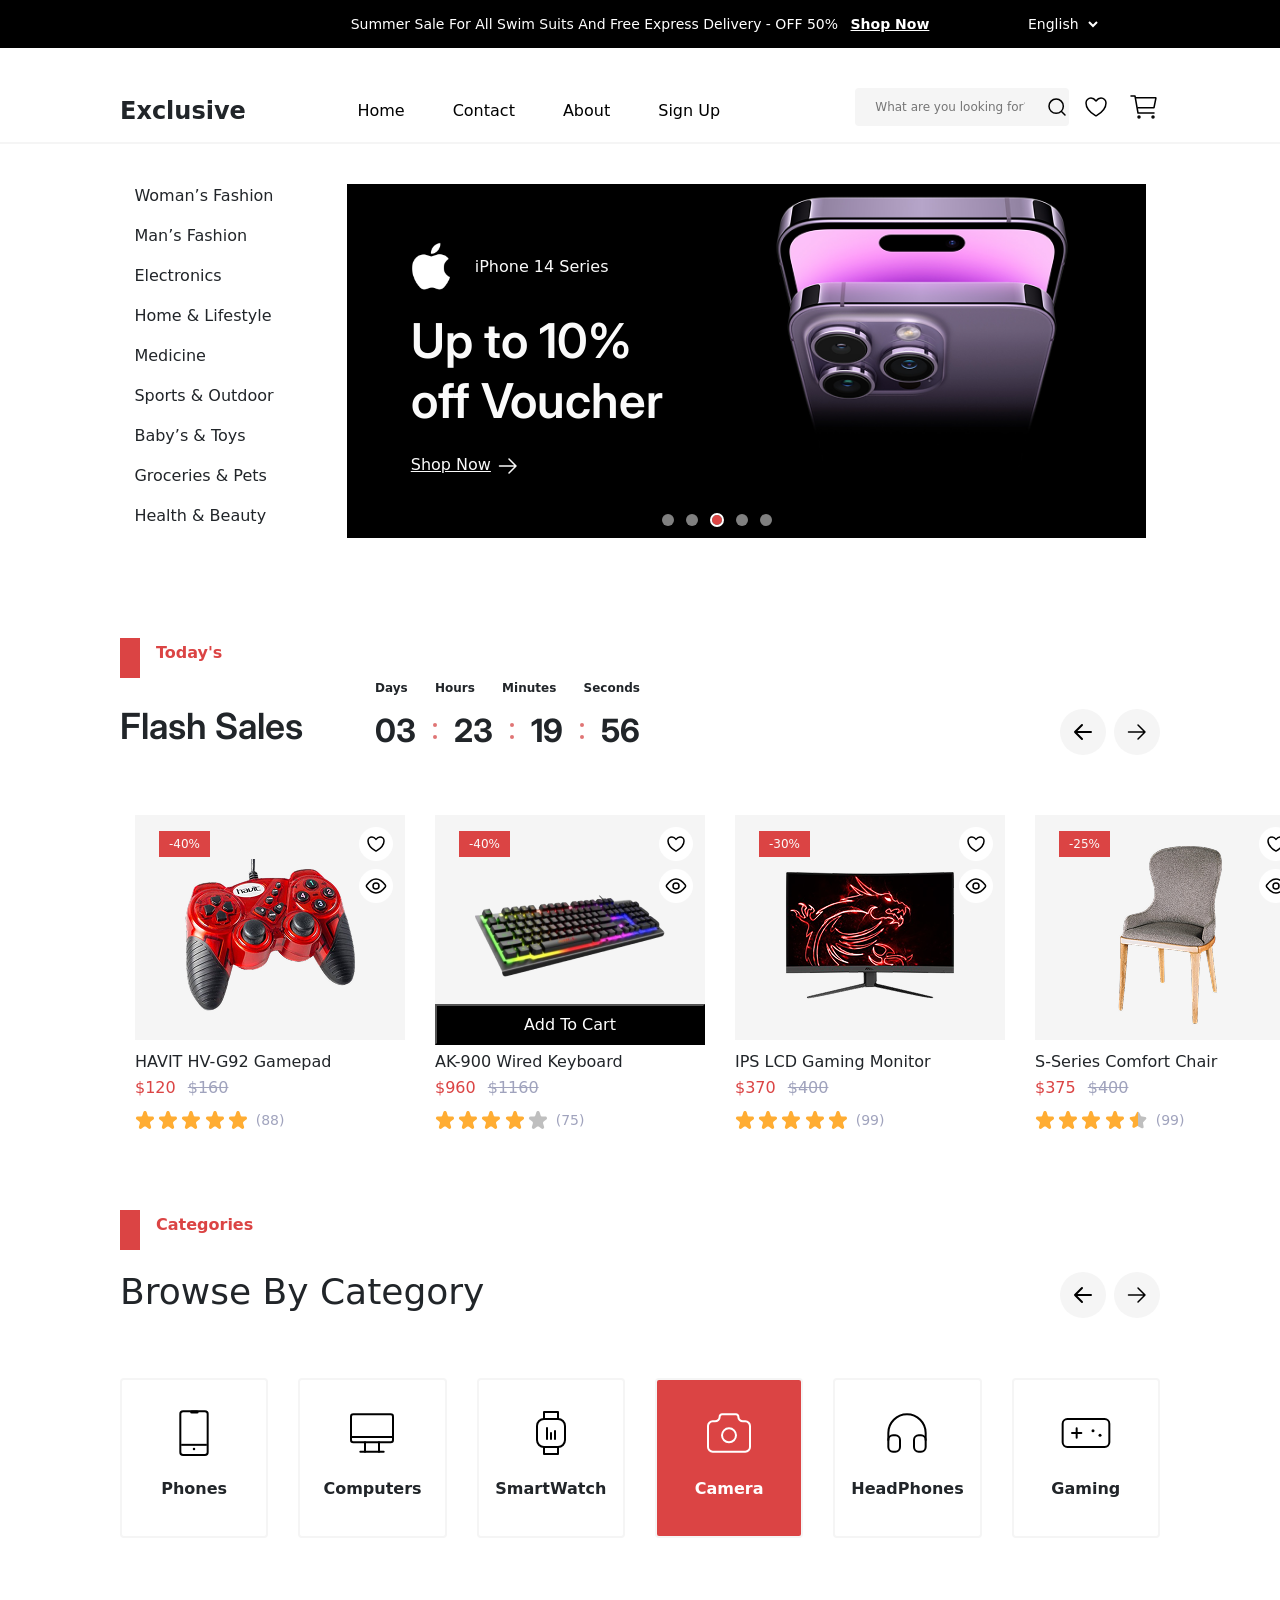
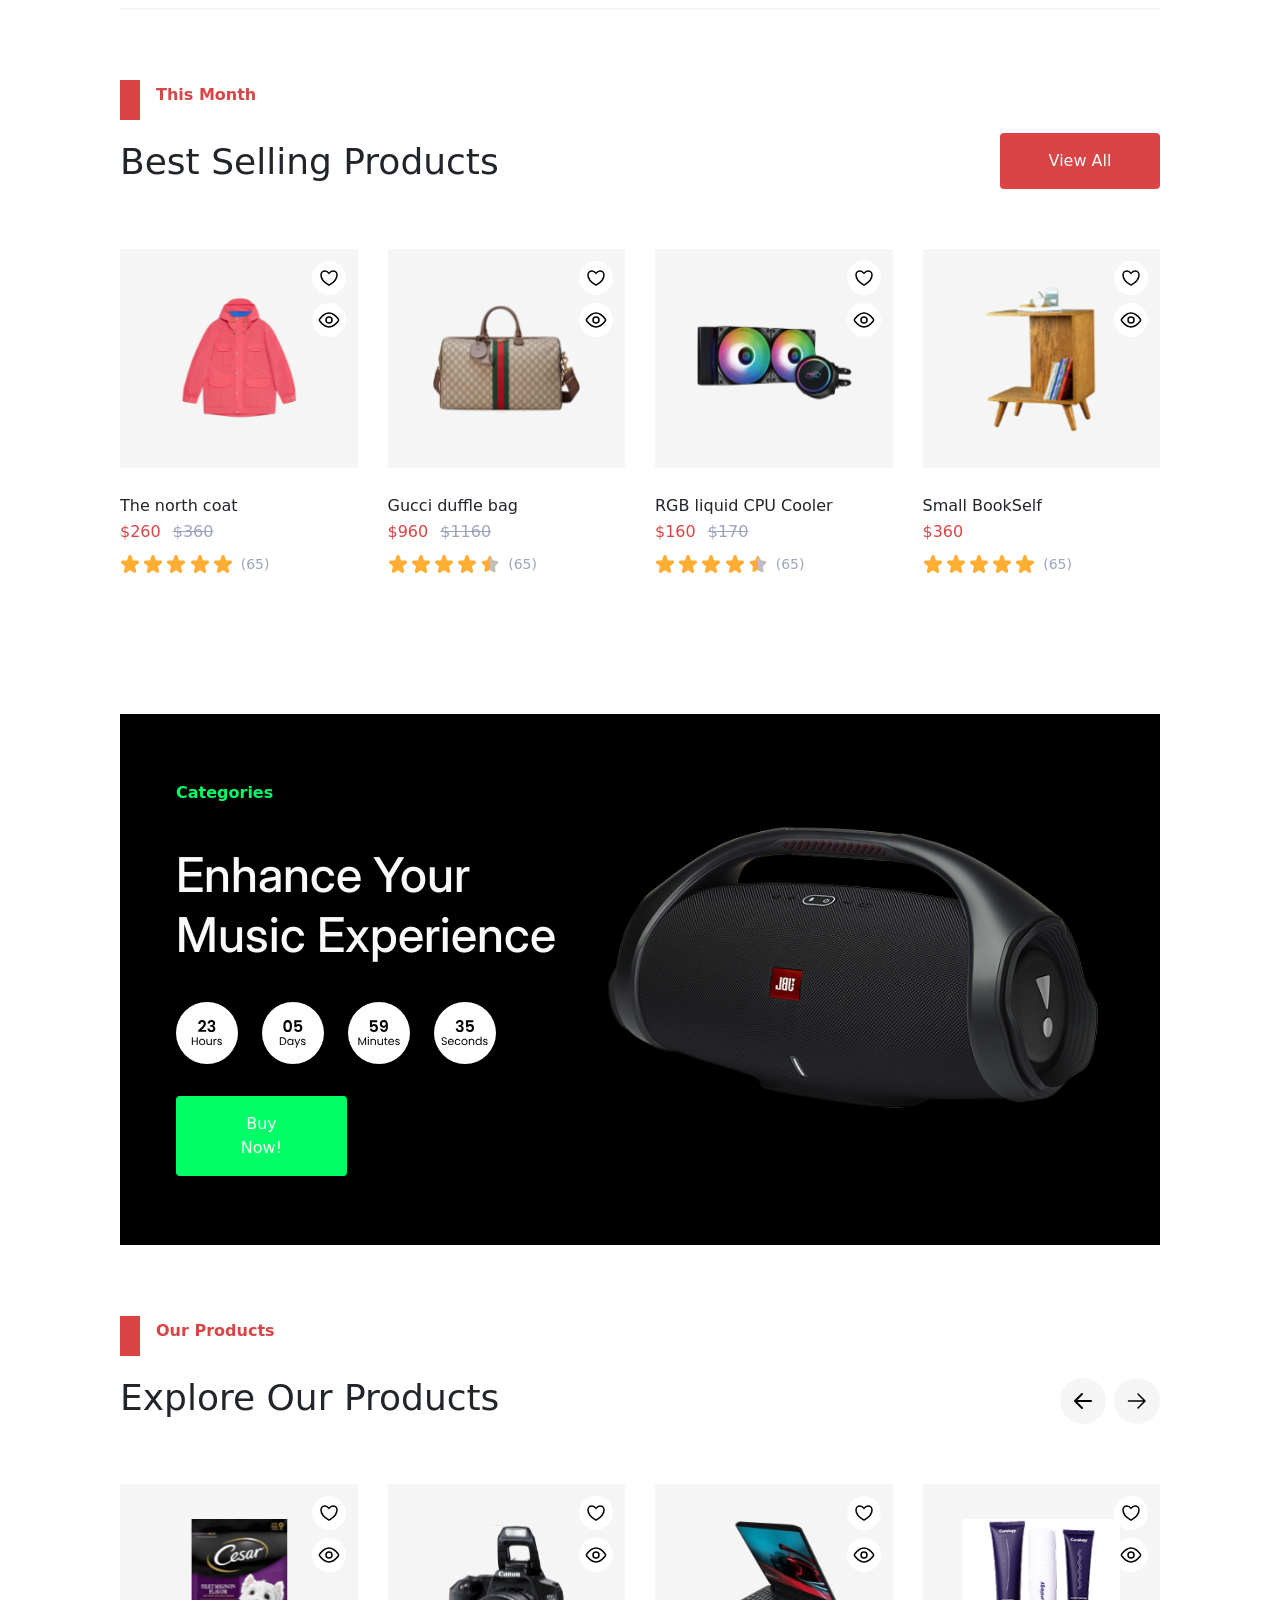
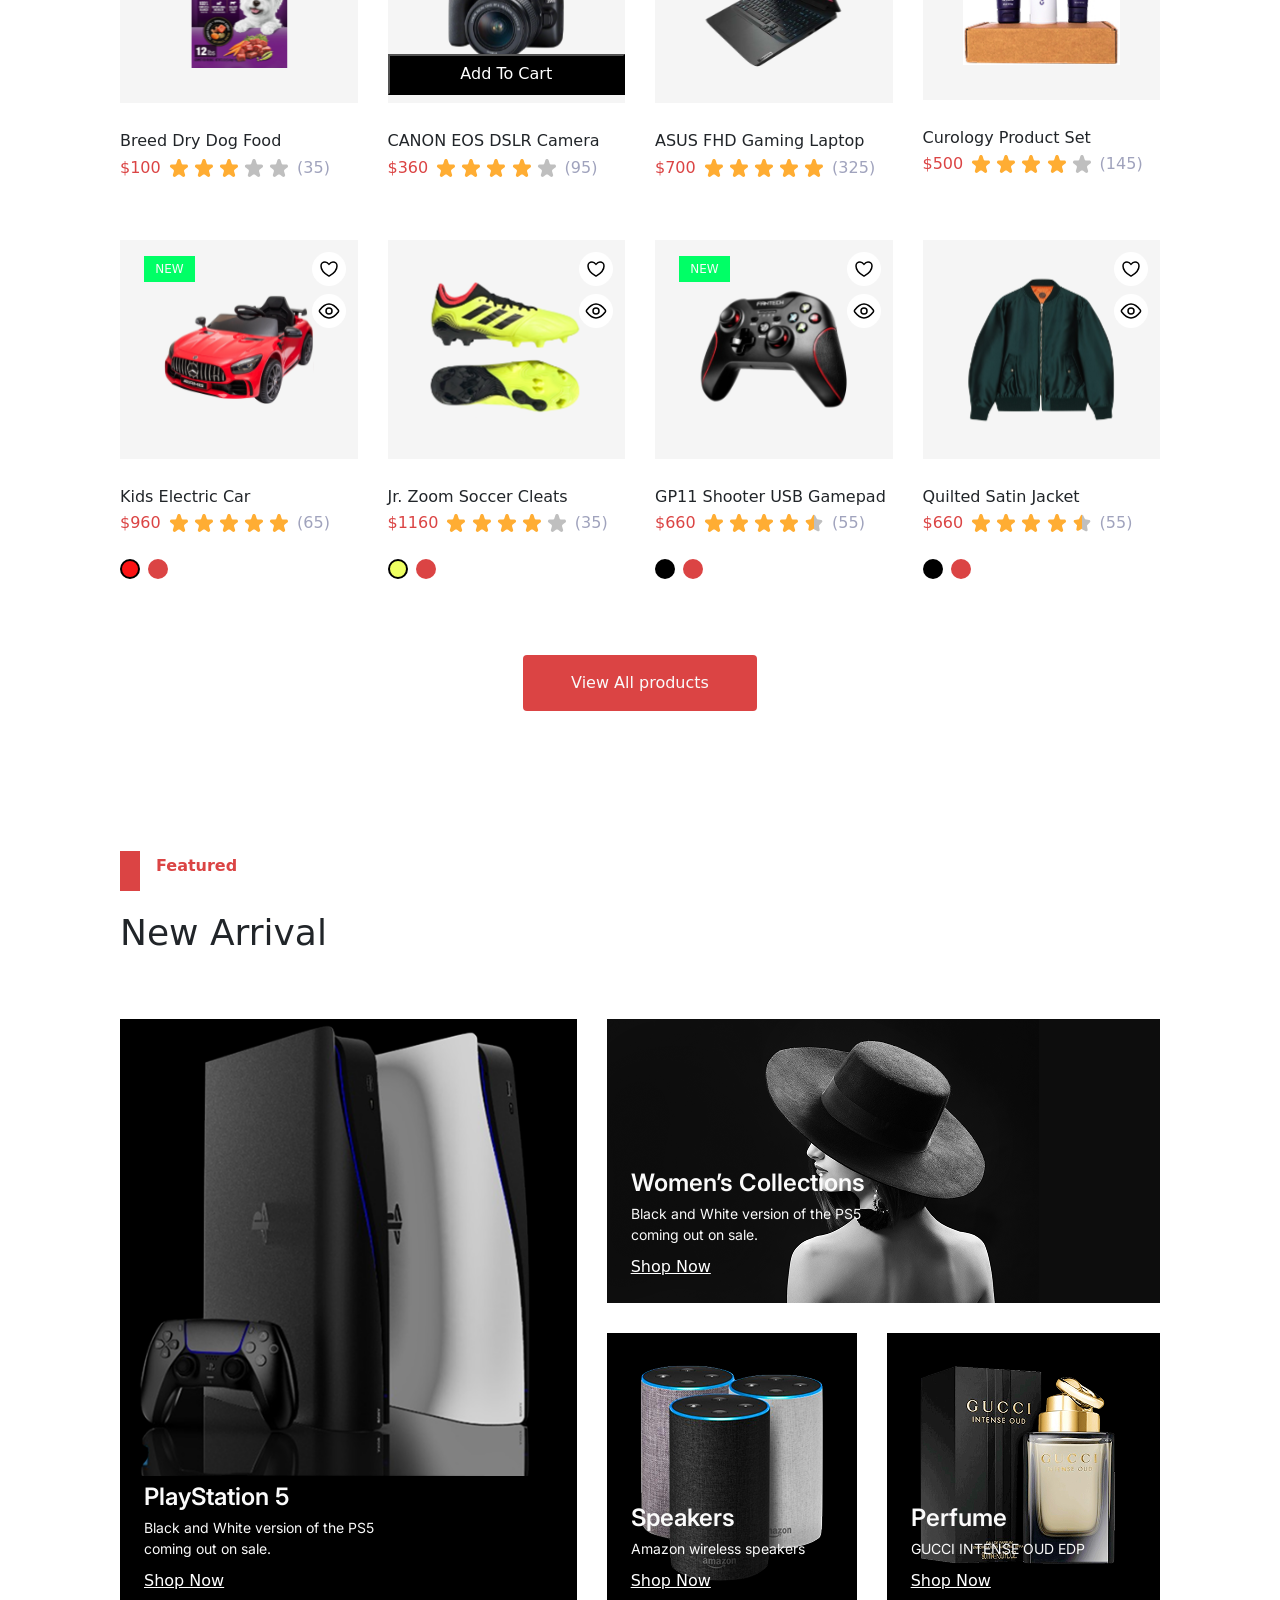
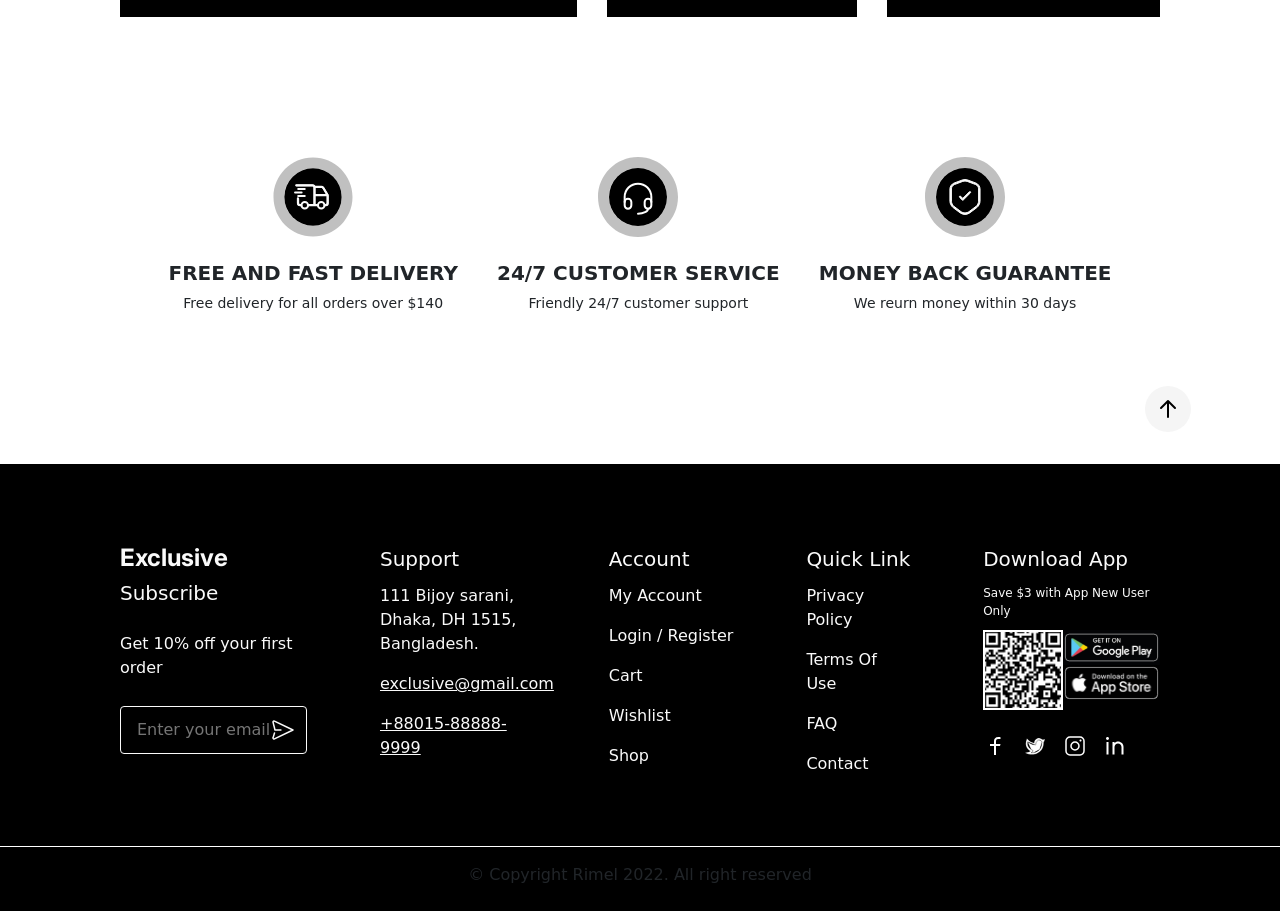
<file: index.html>
<!DOCTYPE html>
<html lang="en">
<head>
  <meta charset="UTF-8">
  <meta name="viewport" content="width=device-width, initial-scale=1.0">
  <link rel="stylesheet" href="./styles/reset.css">
  <link rel="stylesheet" href="./styles/styles.css">
  <link rel="stylesheet" href="./styles/responsive.css">
   <link href="https://cdn.jsdelivr.net/npm/bootstrap@5.3.3/dist/css/bootstrap.min.css" rel="stylesheet" integrity="sha384-QWTKZyjpPEjISv5WaRU9OFeRpok6YctnYmDr5pNlyT2bRjXh0JMhjY6hW+ALEwIH" crossorigin="anonymous">
  <title>E-commerce</title>
</head>
<body>
  <!-- Header-->
 <header class="header">
  <!-- Header Box containing the promotion text and shop now link -->
 <div class="header__box">
  <p class="header__text">
    Summer Sale For All Swim Suits And Free Express Delivery - OFF 50% 
    <a href="#shopnow" class="hero__shop-now-link">Shop Now</a>
  </p>
</div>
<div class="dropdown">
    <select id="language-select" class="dropdown-select">
      <option value="english" selected>English</option>
      <option value="french">French</option>
      <option value="spanish">Spanish</option>
      <option value="german">German</option>
      <option value="italian">Italian</option>
    </select>
  </div>
   <!-- Header Bottom Box containing the navigation bar and buttons -->
  <div class="header__bottom-box">
     <!-- Navigation Bar with menu items -->
   <div class="navbar">
    <p class="navbar-header">Exclusive</p>
     <nav class="navbar__nav">
    <ul class="navbar__list">
      <li><a href="./index.html" class="navbar__link">Home</a></li>
      <li><a href="#contact" class="navbar__link">Contact</a></li>
     <li><a href="./about.html" class="navbar__link">About</a></li>
      <li><a href="#signup" class="navbar__link navbar__link--signup">Sign Up</a></li>
    </ul>
  </nav>
   </div>
   <!-- Nav Buttons (Search Bar, Wishlist, and Basket) -->
   <div class="nav-buttons">
  <div class="nav-buttons__search">
    <input type="text" placeholder="What are you looking for?" class="nav-buttons__search-input">
    <img src="./images/Home/search.svg" class="nav-buttons__search-icon" alt="search-icon" />
  </div>
  <div class="nav-buttons__icons">
   <a href="wishlist.html">
  <img src="./images/Home/Wishlist.svg" class="nav-buttons__wishlist-icon" alt="wishlist-icon" />
</a>
    <img src="./images/Home/basket.svg" class="nav-buttons__basket-icon" alt="basket-icon" />
  </div>
</div>
  </div>
  <!-- Dropdown Menu for mobile and ipad version -->
<div class="drop-menu">
 <ul class="navbar__list dropdown-list">
      <li><a href="#home" class="navbar__link dropdown-link">Home</a></li>
      <li><a href="#contact" class="navbar__link dropdown-link">Contact</a></li>
     <li><a href="about.html" class="navbar__link dropdown-link">About</a></li>
      <li><a href="#signup" class="navbar__link navbar__link--signup dropdown-link">Sign Up</a></li>
      <li><a href="wishlist.html">
  <img src="./images/Home/Wishlist.svg" class="nav-buttons__wishlist-icon" alt="wishlist-icon" />
</a></li>
    </ul>
</div>
</header>
<main>
    <!-- Hero Section -->
  <section class="hero-section">
     <!-- Sidebar with categories-Bootstrap -->
  <aside>
    <div class="categories-box">
<ul class="categories-list">
<li class="list-group-item"> Woman’s Fashion</li>
<li class="list-group-item">Man’s Fashion</li>
  <li class="list-group-item">Electronics</li>
  <li class="list-group-item">Home &amp; Lifestyle</li>
  <li class="list-group-item">Medicine</li>
   <li class="list-group-item">Sports &amp; Outdoor</li>
   <li class="list-group-item">Baby’s &amp; Toys</li>
    <li class="list-group-item">Groceries &amp; Pets</li>
    <li class="list-group-item">Health &amp; Beauty</li>
</ul>
</div>
  </aside>
   <!-- Hero Content-->
  <div class="hero-content">
     <!-- Hero Text Section -->
    <div class="hero-text">
      <div class="hero-subtitles">
        <img src="./images/Home/apple.svg" alt="apple" />
        <p>iPhone 14 Series</p>
      </div>
      <div class="hero-title">
        <h1>Up to 10% off Voucher</h1>
      </div>
      <div class="hero-button">
        <a href="#" class="shopping-link">Shop Now</a>
        <img src="./images/Home/write-arrow.svg" alt="right-arrow" />
      </div>
    </div>
     <!-- Hero Image Section -->
    <div class="hero-image">
      <img src="./images/Home/hero-img.png" alt="mobile-img" />
    </div>
    <img src="./images/Home/hero-icons.svg" alt="navigation-buttons"  class="hero-icons"/>
  </div>
  </section>
   <!-- flash-sales Section -->
<section class="flash-sales-section">
    <!-- Flash Sales Header Section -->
  <div class="flash-sales-header">
    <div class="section-titles">
<div class="section-title-box">
    <div class="section-title-elements">
      <div class="title-element-box">
      </div>
      <p>Today's</p>
    </div>
  </div>
<div class="flesh-section-title">
<h3>Flash Sales</h3>
 <!-- Timer Box -->
<div class="time-box">
  <ul class="time-set">
    <li>Days</li>
    <li>Hours</li>
    <li>Minutes</li>
    <li>Seconds</li>
  </ul>
   <!-- Countdown Numbers -->
  <div class="time-box-info-numbers">
  <div class="time-box-info-number">
    03
  </div>
  <div class="time-dots">
     <div class="dot"></div>
     <div class="dot"></div>
</div>
  <div class="time-box-info-number">
    23
  </div>
    <div class="time-dots">
     <div class="dot"></div>
     <div class="dot"></div>
</div>
  <div class="time-box-info-number">
    19
  </div>
    <div class="time-dots">
     <div class="dot"></div>
     <div class="dot"></div>
</div>
  <div class="time-box-info-number">
    56
  </div>
  </div>
</div>
  </div>
  </div>
   <!-- Navigation Buttons for Product Cards -->
  <div class="section-navigation">
    <div class="navigation-button">
      <img src="./images/Home/arrow-left.svg" alt="arrow-left" />
    </div>
    <div class="navigation-button">
      <img src="./images/Home/arrow-right.svg" alt="arrow-right" />
    </div>
  </div>
  </div>
  <!-- Flash Sales Product Cards -->
  <div class="flesh-sales-cards">
    <div class="wishlist-card">
      <div class="wishlist-images">
  <div class="card-icons">
        <img src="./images/Home/heart.svg" alt="heart-icon" />
        <img src="./images/Home/eye.svg" alt="eye-icon" />
      </div>
   <p class="card-label red-label">-40%</p>
      <img src="./images/Home/Gaming.png" alt="gamepad" class="wishlist-img"/>
    </div>
  <div class="card-text">
    <h5 class="product-name">HAVIT HV-G92 Gamepad</h5>
     <div class="product-prices">
          <p class="current-price">$120</p>
          <p class="old-price">$160</p>
        </div>
    <div class="rating-box">
          <div class="rating-stars">
          <img src="./images/Home/orange-star.svg" alt="orange-star" />
           <img src="./images/Home/orange-star.svg" alt="orange-star" />
            <img src="./images/Home/orange-star.svg" alt="orange-star" />
             <img src="./images/Home/orange-star.svg" alt="orange-star" />
              <img src="./images/Home/orange-star.svg" alt="orange-star" />
             </div>
             <div class="rating-num">
              <p>(88)</p>
             </div>
        </div>
  </div>
</div>
  <div class="wishlist-card">
          <div class="wishlist-images">
<div class="card-icons">
        <img src="./images/Home/heart.svg" alt="heart-icon" />
        <img src="./images/Home/eye.svg" alt="eye-icon" />
      </div>
      <p class="card-label red-label">-40%</p>
      <img src="./images/Home/keyboard.png" alt="keyboard" class="wishlist-img" />
      </div>
     <button class="card-button" type="button">Add To Cart</button>
  <div class="card-text">
    <h5 class="product-name">AK-900 Wired Keyboard</h5>
     <div class="product-prices">
          <p class="current-price">$960</p>
          <p class="old-price">$1160</p>
        </div>
    <div class="rating-box">
          <div class="rating-stars">
          <img src="./images/Home/orange-star.svg" alt="orange-star" />
           <img src="./images/Home/orange-star.svg" alt="orange-star" />
            <img src="./images/Home/orange-star.svg" alt="orange-star" />
             <img src="./images/Home/orange-star.svg" alt="orange-star" />
              <img src="./images/Home/grey-star.svg" alt="grey-star" />
             </div>
             <div class="rating-num">
              <p>(75)</p>
             </div>
        </div>
  </div>
</div>
  <div class="wishlist-card">
          <div class="wishlist-images">
<div class="card-icons">
        <img src="./images/Home/heart.svg" alt="heart-icon" />
        <img src="./images/Home/eye.svg" alt="eye-icon" />
      </div>
      <p class="card-label red-label">-30%</p>
      <img src="./images/Wishlist/tv.png" alt="tv" class="wishlist-img" />
      </div>
  <div class="card-text">
    <h5 class="product-name">IPS LCD Gaming Monitor </h5>
     <div class="product-prices">
          <p class="current-price">$370</p>
          <p class="old-price">$400</p>
        </div>
    <div class="rating-box">
          <div class="rating-stars">
          <img src="./images/Home/orange-star.svg" alt="orange-star" />
           <img src="./images/Home/orange-star.svg" alt="orange-star" />
            <img src="./images/Home/orange-star.svg" alt="orange-star" />
             <img src="./images/Home/orange-star.svg" alt="orange-star" />
              <img src="./images/Home/orange-star.svg" alt="orange-star" />  
             </div>
             <div class="rating-num">
              <p>(99)</p>
             </div>
        </div>
  </div>
</div>
<div class="wishlist-card">
          <div class="wishlist-images">
<div class="card-icons">
        <img src="./images/Home/heart.svg" alt="heart-icon" />
        <img src="./images/Home/eye.svg" alt="eye-icon" />
      </div>
      <p class="card-label red-label">-25%</p>
      <img src="./images/Home/chair.png" alt="chair" class="wishlist-img" />
      </div>
  <div class="card-text">
    <h5 class="product-name">S-Series Comfort Chair</h5>
     <div class="product-prices">
          <p class="current-price">$375</p>
          <p class="old-price">$400</p>
        </div>
    <div class="rating-box">
          <div class="rating-stars">
          <img src="./images/Home/orange-star.svg" alt="orange-star" />
           <img src="./images/Home/orange-star.svg" alt="orange-star" />
            <img src="./images/Home/orange-star.svg" alt="orange-star" />
             <img src="./images/Home/orange-star.svg" alt="orange-star" />
             <img src="./images/Home/star-half-filled.svg"  alt="half-orange"/>
             </div>
             <div class="rating-num">
              <p>(99)</p>
             </div>
        </div>
  </div>
</div>
 <div class="wishlist-card">
          <div class="wishlist-images">
<div class="card-icons">
        <img src="./images/Home/heart.svg" alt="heart-icon" />
        <img src="./images/Home/eye.svg" alt="eye-icon" />
      </div>
      <p class="card-label red-label">-25%</p>
      <img src="./images/Home/chair.png" alt="chair" class="wishlist-img" />
      </div>
  <div class="card-text">
    <h5 class="product-name">S-Series Comfort Chair</h5>
     <div class="product-prices">
          <p class="current-price">$375</p>
          <p class="old-price">$400</p>
        </div>
    <div class="rating-box">
          <div class="rating-stars">
          <img src="./images/Home/orange-star.svg" alt="orange-star" />
           <img src="./images/Home/orange-star.svg" alt="orange-star" />
            <img src="./images/Home/orange-star.svg" alt="orange-star" />
             <img src="./images/Home/orange-star.svg" alt="orange-star" />
             <img src="./images/Home/star-half-filled.svg"  alt="half-orange"/>
             </div>
             <div class="rating-num">
              <p>(99)</p>
             </div>
        </div>
  </div>
</div>
  </div>
</section>
<!-- Section categories  -->
<section class="categories section">
  <!-- Section Header -->
  <div class="section-header">
<div class="section-title-box">
    <div class="section-title-elements">
      <div class="title-element-box">
      </div>
      <p>Categories</p>
    </div>
    <h3>Browse By Category</h3>
  </div>
    <!-- Section Navigation-->
  <div class="section-navigation">
    <div class="navigation-button">
      <img src="./images/Home/arrow-left.svg" alt="arrow-left" />
    </div>
    <div class="navigation-button">
      <img src="./images/Home/arrow-right.svg" alt="arrow-right" />
    </div>
  </div>
  </div>
  <!-- Categories Container -->
  <div class="categories__container">
    <!-- Category Item: Phones -->
    <div class="categories__container-box">
      <img src="./images/Home/cellPhone.svg" alt="cellPhone" />
      <p>Phones</p>
    </div>
    <!-- Category Item: Computers -->
    <div class="categories__container-box">
      <img src="./images/Home/computer.svg" alt="computer" />
      <p>Computers</p>
    </div>
      <!-- Category Item: SmartWatch -->
    <div class="categories__container-box">
      <img src="./images/Home/smartWatch.svg" alt="SmartWatch" />
      <p>SmartWatch</p>
    </div>
     <!-- Category Item: Camera -->
    <div class="categories__container-box camera-box">
      <img src="./images/Home/camera.svg" alt="Camera" />
      <p>Camera</p>
    </div>
    <!-- Category Item: Headphones -->
    <div class="categories__container-box">
      <img src="./images/Home/headphone.svg" alt="HeadPhones" />
      <p>HeadPhones</p>
    </div>
      <!-- Category Item: Gaming -->
    <div class="categories__container-box">
      <img src="./images/Home/gamepad.svg" alt="Gaming" />
      <p>Gaming</p>
    </div>
  </div>
</section>
  <!-- Section Selling -->
<section class="selling-section section">
   <div class="section-header">
<div class="section-title-box">
    <div class="section-title-elements">
      <div class="title-element-box">
      </div>
      <p>This Month</p>
    </div>
    <h3>Best Selling Products</h3>
  </div>
    <!--Navigation of Section-->
  <div class="section-navigation">
   <button type="button" class="view-button button">View All</button>
  </div>
  </div>
    <!-- products-container -->
  <div class="products-container">
    <!-- products-card -->
    <div class="product-card">
      <div class="card-images">
      <div class="card-icons">
        <img src="./images/Home/heart.svg" alt="heart-icon" />
        <img src="./images/Home/eye.svg" alt="eye-icon" />
      </div>
      <img src="./images/Home/coat.svg" alt="red-coat" class="card-img"/>
      </div>
      <div class="card-text">
        <h5 class="product-name">The north coat</h5>
        <div class="product-prices">
          <p class="current-price">$260</p>
          <p class="old-price">$360</p>
        </div>
        <div class="rating-box">
          <div class="rating-stars">
          <img src="./images/Home/orange-star.svg" alt="orange-star" />
           <img src="./images/Home/orange-star.svg" alt="orange-star" />
            <img src="./images/Home/orange-star.svg" alt="orange-star" />
             <img src="./images/Home/orange-star.svg" alt="orange-star" />
              <img src="./images/Home/orange-star.svg" alt="orange-star" />
             </div>
             <div class="rating-num">
              <p>(65)</p>
             </div>
        </div>
      </div>
    </div>
    <!-- products-card -->
      <div class="product-card">
      <div class="card-images">
      <div class="card-icons">
        <img src="./images/Home/heart.svg" alt="heart-icon" />
        <img src="./images/Home/eye.svg" alt="eye-icon" />
      </div>
      <img src="./images/Home/bag.svg" alt="bag" class="card-img"/>
      </div>
      <div class="card-text">
        <h5 class="product-name">Gucci duffle bag</h5>
        <div class="product-prices">
          <p class="current-price">$960</p>
          <p class="old-price">$1160</p>
        </div>
        <div class="rating-box">
          <div class="rating-stars">
          <img src="./images/Home/orange-star.svg" alt="orange-star" />
           <img src="./images/Home/orange-star.svg" alt="orange-star" />
            <img src="./images/Home/orange-star.svg" alt="orange-star" />
             <img src="./images/Home/orange-star.svg" alt="orange-star" />
              <img src="./images/Home/star-half-filled.svg" alt="orange-star" />
             </div>
             <div class="rating-num">
              <p>(65)</p>
             </div>
        </div>
      </div>
    </div>
    <!-- products-card -->
      <div class="product-card">
      <div class="card-images">
      <div class="card-icons">
        <img src="./images/Home/heart.svg" alt="heart-icon" />
        <img src="./images/Home/eye.svg" alt="eye-icon" />
      </div>
      <img src="./images/Home/cooler.svg" alt="cooler" class="card-img"/>
      </div>
      <div class="card-text">
        <h5 class="product-name">RGB liquid CPU Cooler</h5>
        <div class="product-prices">
          <p class="current-price">$160</p>
          <p class="old-price">$170</p>
        </div>
        <div class="rating-box">
          <div class="rating-stars">
          <img src="./images/Home/orange-star.svg" alt="orange-star" />
           <img src="./images/Home/orange-star.svg" alt="orange-star" />
            <img src="./images/Home/orange-star.svg" alt="orange-star" />
             <img src="./images/Home/orange-star.svg" alt="orange-star" />
              <img src="./images/Home/star-half-filled.svg" alt="orange-star" />
             </div>
             <div class="rating-num">
              <p>(65)</p>
             </div>
        </div>
      </div>
    </div>
    <!-- products-card -->
      <div class="product-card">
      <div class="card-images">
      <div class="card-icons">
        <img src="./images/Home/heart.svg" alt="heart-icon" />
        <img src="./images/Home/eye.svg" alt="eye-icon" />
      </div>
      <img src="./images/Home/bookself.svg" alt="bookself" class="card-img"/>
      </div>
      <div class="card-text">
        <h5 class="product-name">Small BookSelf</h5>
        <div class="product-prices">
          <p class="current-price">$360</p>
        </div>
        <div class="rating-box">
          <div class="rating-stars">
          <img src="./images/Home/orange-star.svg" alt="orange-star" />
           <img src="./images/Home/orange-star.svg" alt="orange-star" />
            <img src="./images/Home/orange-star.svg" alt="orange-star" />
             <img src="./images/Home/orange-star.svg" alt="orange-star" />
              <img src="./images/Home/orange-star.svg" alt="orange-star" />
             </div>
             <div class="rating-num">
              <p>(65)</p>
             </div>
        </div>
      </div>
    </div>
  </div>
</section>
 <!-- Music Section -->
<section class="music-section section">
  <div class="music-box-content">
    <p>Categories</p>
    <h3>Enhance Your Music Experience</h3>
     <!-- Time -->
    <div class="time-container">
      <img src="./images/Home/hours.svg" alt="hours-icon" />
      <img src="./images/Home/days.svg" alt="days-icon" />
      <img src="./images/Home/minutes.svg" alt="minutes-icon" />
      <img src="./images/Home/seconds.svg" alt="seconds-icon" />
    </div>
    <button type="button" class="green-button button">Buy Now!</button>
  </div>
   <!-- Music Section image -->
  <div class="music-box-image">
      <img src="./images/Home/music.png" alt="music"/>
  </div>
</section>
 <!-- our-products-section-->
<section class="our-products-section section">
     <div class="section-header">
<div class="section-title-box">
    <div class="section-title-elements">
      <div class="title-element-box">
      </div>
      <p>Our Products</p>
    </div>
    <h3>Explore Our Products</h3>
  </div>
   <!-- Section Navigation-->
  <div class="section-navigation">
    <div class="navigation-button">
      <img src="./images/Home/arrow-left.svg" alt="arrow-left" />
    </div>
    <div class="navigation-button">
      <img src="./images/Home/arrow-right.svg" alt="arrow-right" />
    </div>
  </div>
  </div>
   <!-- Product Container-->
  <div class="products-container">
    <!-- Product Card-->
    <div class="product-card">
      <div class="card-images">
      <div class="card-icons">
        <img src="./images/Home/heart.svg" alt="heart-icon" />
        <img src="./images/Home/eye.svg" alt="eye-icon" />
      </div>
      <img src="./images/Home/cat-img.svg" alt="cat-img" class="card-img"/>
      </div>
      <div class="card-text">
        <h5 class="product-name">Breed Dry Dog Food</h5>
        <div class="card-info">
          <p class="current-price">$100</p>
        <div class="rating-box">
          <div class="rating-stars">
          <img src="./images/Home/orange-star.svg" alt="orange-star" />
           <img src="./images/Home/orange-star.svg" alt="orange-star" />
            <img src="./images/Home/orange-star.svg" alt="orange-star" />
             <img src="./images/Home/grey-star.svg" alt="grey-star" />
              <img src="./images/Home/grey-star.svg" alt="grey-star" />
             </div>
              <p class="product-rating-number">(35)</p>
        </div>
      </div>
      </div>
    </div>
     <!-- Product Card-->
     <div class="product-card camera-card">
      <div class="card-images">
      <div class="card-icons">
        <img src="./images/Home/heart.svg" alt="heart-icon" />
        <img src="./images/Home/eye.svg" alt="eye-icon" />
      </div>
      <img src="./images/Home/canon-camera.svg" alt="camera-img" class="card-img"/>
      </div>
        <button class="card-button" type="button">Add To Cart</button>
      <div class="card-text">
        <h5 class="product-name">CANON EOS DSLR Camera</h5>
        <div class="card-info">
          <p class="current-price">$360</p>
        <div class="rating-box">
          <div class="rating-stars">
          <img src="./images/Home/orange-star.svg" alt="orange-star" />
           <img src="./images/Home/orange-star.svg" alt="orange-star" />
            <img src="./images/Home/orange-star.svg" alt="orange-star" />
              <img src="./images/Home/orange-star.svg" alt="orange-star" />
              <img src="./images/Home/grey-star.svg" alt="grey-star" />
             </div>
              <p class="product-rating-number">(95)</p>
        </div>
      </div>
      </div>
    </div>
     <!-- Product Card-->
      <div class="product-card">
      <div class="card-images">
      <div class="card-icons">
        <img src="./images/Home/heart.svg" alt="heart-icon" />
        <img src="./images/Home/eye.svg" alt="eye-icon" />
      </div>
      <img src="./images/Home/asus-computer.svg" alt="asus-computer-img" class="card-img"/>
      </div>
      <div class="card-text">
        <h5 class="product-name">ASUS FHD Gaming Laptop</h5>
        <div class="card-info">
          <p class="current-price">$700</p>
        <div class="rating-box">
          <div class="rating-stars">
          <img src="./images/Home/orange-star.svg" alt="orange-star" />
           <img src="./images/Home/orange-star.svg" alt="orange-star" />
            <img src="./images/Home/orange-star.svg" alt="orange-star" />
           <img src="./images/Home/orange-star.svg" alt="orange-star" />
             <img src="./images/Home/orange-star.svg" alt="orange-star" />
             </div>
              <p class="product-rating-number">(325)</p>
        </div>
      </div>
      </div>
    </div>
     <!-- Product Card-->
    <div class="product-card">
      <div class="card-images">
      <div class="card-icons">
        <img src="./images/Home/heart.svg" alt="heart-icon" />
        <img src="./images/Home/eye.svg" alt="eye-icon" />
      </div>
      <img src="./images/Home/products-set.jpg" alt="products-set" class="card-img"/>
      </div>
      <div class="card-text">
        <h5 class="product-name">Curology Product Set </h5>
        <div class="card-info">
          <p class="current-price">$500</p>
        <div class="rating-box">
          <div class="rating-stars">
          <img src="./images/Home/orange-star.svg" alt="orange-star" />
           <img src="./images/Home/orange-star.svg" alt="orange-star" />
            <img src="./images/Home/orange-star.svg" alt="orange-star" />
               <img src="./images/Home/orange-star.svg" alt="orange-star" />
              <img src="./images/Home/grey-star.svg" alt="grey-star" />
             </div>
              <p class="product-rating-number">(145)</p>
        </div>
      </div>
      </div>
    </div>
     <!-- Product Card-->
  <div class="product-card">
      <div class="card-images">
      <div class="card-icons">
        <img src="./images/Home/heart.svg" alt="heart-icon" />
        <img src="./images/Home/eye.svg" alt="eye-icon" />
      </div>
      <div class="card-label">NEW</div>
      <img src="./images/Home/car.svg" alt="kids car" class="card-img"/>
      </div>
      <div class="card-text">
        <h5 class="product-name">Kids Electric Car </h5>
        <div class="card-info">
          <p class="current-price">$960</p>
        <div class="rating-box">
          <div class="rating-stars">
          <img src="./images/Home/orange-star.svg" alt="orange-star" />
           <img src="./images/Home/orange-star.svg" alt="orange-star" />
            <img src="./images/Home/orange-star.svg" alt="orange-star" />
               <img src="./images/Home/orange-star.svg" alt="orange-star" />
                <img src="./images/Home/orange-star.svg" alt="orange-star" />
             </div>
              <p class="product-rating-number">(65)</p>
        </div>
      </div>
      </div>
       <div class="card-circles">
<div class="primary-red-circle circle" ></div>
<div class="red-circle circle" ></div>
      </div>
    </div>
     <!-- Product Card-->
 <div class="product-card">
      <div class="card-images">
      <div class="card-icons">
        <img src="./images/Home/heart.svg" alt="heart-icon" />
        <img src="./images/Home/eye.svg" alt="eye-icon" />
      </div>
      <img src="./images/Home/boots.svg" alt="products-set" class="card-img"/>
      </div>
      <div class="card-text">
        <h5 class="product-name">Jr. Zoom Soccer Cleats </h5>
        <div class="card-info">
          <p class="current-price">$1160</p>
        <div class="rating-box">
          <div class="rating-stars">
          <img src="./images/Home/orange-star.svg" alt="orange-star" />
           <img src="./images/Home/orange-star.svg" alt="orange-star" />
            <img src="./images/Home/orange-star.svg" alt="orange-star" />
               <img src="./images/Home/orange-star.svg" alt="orange-star" />
              <img src="./images/Home/grey-star.svg" alt="grey-star" />
             </div>
              <p class="product-rating-number">(35)</p>
        </div>
      </div>
      </div>
       <div class="card-circles">
<div class="yellow-circle circle" ></div>
<div class="red-circle circle" ></div>
      </div>
    </div>
     <!-- Product Card-->
<div class="product-card">
      <div class="card-images">
      <div class="card-icons">
        <img src="./images/Home/heart.svg" alt="heart-icon" />
        <img src="./images/Home/eye.svg" alt="eye-icon" />
      </div>
        <div class="card-label">NEW</div>
      <img src="./images/Home/game-shooter.svg" alt="game-shooter" class="card-img"/>
      </div>
      <div class="card-text">
        <h5 class="product-name">GP11 Shooter USB Gamepad</h5>
        <div class="card-info">
          <p class="current-price">$660</p>
        <div class="rating-box">
          <div class="rating-stars">
          <img src="./images/Home/orange-star.svg" alt="orange-star" />
           <img src="./images/Home/orange-star.svg" alt="orange-star" />
            <img src="./images/Home/orange-star.svg" alt="orange-star" />
               <img src="./images/Home/orange-star.svg" alt="orange-star" />
              <img src="./images/Home/star-half-filled.svg" alt="half-orange-star" />
             </div>
              <p class="product-rating-number">(55)</p>
        </div>
      </div>
      </div>
      <div class="card-circles">
<div class="black-circle circle" ></div>
<div class="red-circle circle" ></div>
      </div> 
    </div>
       <!-- Product Card-->
 <div class="product-card">
      <div class="card-images">
      <div class="card-icons">
        <img src="./images/Home/heart.svg" alt="heart-icon" />
        <img src="./images/Home/eye.svg" alt="eye-icon" />
      </div>
      <img src="./images/Home/jacket.svg" alt="jacket" class="card-img"/>
      </div>
      <div class="card-text">
        <h5 class="product-name">Quilted Satin Jacket </h5>
        <div class="card-info">
          <p class="current-price">$660</p>
        <div class="rating-box">
          <div class="rating-stars">
          <img src="./images/Home/orange-star.svg" alt="orange-star" />
           <img src="./images/Home/orange-star.svg" alt="orange-star" />
            <img src="./images/Home/orange-star.svg" alt="orange-star" />
               <img src="./images/Home/orange-star.svg" alt="orange-star" />
              <img src="./images/Home/star-half-filled.svg" alt="halt-grey-star" />
             </div>
              <p class="product-rating-number">(55)</p>
        </div>
      </div>
      </div>
      <div class="card-circles">
<div class="black-circle circle" ></div>
<div class="red-circle circle" ></div>
      </div>
    </div>
  </div>
   <button class="products-button button" type="button">View All products</button>
</section>
 <!-- new-arrivals Section-->
<section class="new-arrivals section">
    <div class="section-header">
<div class="section-title-box">
    <div class="section-title-elements">
      <div class="title-element-box">
      </div>
      <p>Featured</p>
    </div>
    <h3>New Arrival</h3>
  </div>
  </div>
   <!-- new-arrivals Container-->
  <div class="new-arrivals-container">
     <!-- First Image-->
<div class="first-image">
  <img src="./images/Home/placestation.png" alt="placestation" class="arrival-image"/>
<div class="image-text">
  <h5>PlayStation 5</h5>
  <p>Black and White version of the PS5 coming out on sale.</p>
  <a href="#">Shop Now</a>
</div>
</div>
 <!-- Second Image-->
<div class="second-image">
  <img src="./images/Home/attractive-woman.png" alt="woman-image"  class="arrival-image"/>
<div class="image-text">
  <h5>Women’s Collections</h5>
  <p>Black and White version of the PS5 coming out on sale.</p>
  <a href="#">Shop Now</a>
</div>
</div>
 <!-- Third Image-->
<div class="third-image">
<img src="images/Home/amazon.png" alt="speaker" class="arrival-image" />
<div class="image-text">
  <h5>Speakers</h5>
  <p>Amazon wireless speakers</p>
  <a href="#">Shop Now</a>
</div>
</div>
 <!-- Fourth Image-->
<div class="fourth-image">
<img src="./images/Home/gucci.png" alt="gucci-products" class="arrival-image" />
<div class="image-text">
  <h5>Perfume</h5>
  <p>GUCCI INTENSE OUD EDP</p>
  <a href="#">Shop Now</a>
</div>
</div>
  </div>
</section>
 <!-- service-features Section-->
  <section class="service-features">
     <!-- Service Box-->
    <div class="service-box">
  <img src="./images/Home/Services.svg" alt="car-icon" class="service-box__icon"/>
  <div class="service-box__text">
    <h4 class="service-box__title">FREE AND FAST DELIVERY</h4>
    <p class="service-box__description">Free delivery for all orders over $140</p>
  </div>
</div>
    <!-- Service Box-->
<div class="service-box">
  <img src="./images/Home/support.svg" alt="car-icon" class="service-box__icon"/>
  <div class="service-box__text">
    <h4 class="service-box__title">24/7 CUSTOMER SERVICE</h4>
    <p class="service-box__description">Friendly 24/7 customer support</p>
  </div>
</div>
    <!-- Service Box-->
<div class="service-box">
  <img src="./images/Home/guaranty-icon.svg" alt="car-icon" class="service-box__icon"/>
  <div class="service-box__text">
    <h4 class="service-box__title">MONEY BACK GUARANTEE</h4>
    <p class="service-box__description">We reurn money within 30 days</p>
  </div>
</div>
  </section>
      <!-- Service Navigation-->
  <div class="navigation-button service-button">
    <img src="./images/Home/arrow-up.svg" alt="arrow-up" />
  </div>
</main>
    <!-- Footer-->
  <footer class="footer">
    <div class="footer-top-container">
<div class="subscribe-box footer-column">
  <h6>Exclusive</h6>
  <p class="subscribe">Subscribe</p>
  <p class="discount">Get 10% off your first order</p>
  <div class="input-container">
  <input type="email" placeholder="Enter your email" class="input-with-icon">
  <img src="./images/Home/icon-send.svg" alt="arrow-icon" class="input-icon">
</div>

</div>
<div class="support-box footer-column">
  <p class="footer-column-title">Support</p>
     <ul class="account-list">
    <li class="contact-info">111 Bijoy sarani, Dhaka,  DH 1515, Bangladesh.</li>
    <li><a href="mailto:exclusive@gmail.com" target="_blank" class="contact-info">exclusive@gmail.com</a></li>
    <li><a href="tel:+88015-88888-9999" target="_blank" class="contact-info">+88015-88888-9999</a></li>
</ul>
  </div>
<div class="footer-column">
    <p class="footer-column-title">Account</p>
    <ul class="account-list">
    <li>My Account</li>
    <li>Login / Register</li>
    <li>Cart</li>
    <li>Wishlist</li>
    <li>Shop</li>

  </ul>
</div>
<div class="footer-column">
    <p class="footer-column-title">Quick Link</p>
      <ul class="account-list">
    <li>Privacy Policy</li>
    <li>Terms Of Use</li>
    <li>FAQ</li>
    <li>Contact</li>
  </ul>
</div>
<div class="footer-column">
  <div class="account-list">
    <p class="footer-column-title">Download App</p>
    <p class="footer-save">Save $3 with App New User Only</p>
    <div class="apps-container">
      <img src="./images/Home/Qr-Code.svg" alt="qr-code" />
      <div class="apps-box">
        <img src="./images/Home/GooglePlay.svg" alt="app-store" />
        <img src="./images/Home/AppStore.svg" alt="app-store" />
      </div>
    </div>
   <div class="social-icons">
  <a href="https://www.facebook.com" target="_blank">
    <img src="./images/Home/Icon-Facebook.svg" alt="facebook" />
  </a>
  <a href="https://www.twitter.com" target="_blank">
    <img src="./images/Home/Icon-Twitter.svg" alt="twitter" />
  </a>
  <a href="https://www.instagram.com" target="_blank">
    <img src="./images/Home/icon-instagram.svg" alt="instagram" />
  </a>
  <a href="https://www.linkedin.com" target="_blank">
    <img src="./images/Home/Icon-Linkedin.svg" alt="linkedin" />
  </a>
</div>

  </div>
</div>
    </div>
    <div class="footer-bottom-container">
      <p>&copy; Copyright Rimel 2022. All right reserved</p>
    </div>
  </footer>
  <script src="https://cdn.jsdelivr.net/npm/bootstrap@5.3.3/dist/js/bootstrap.bundle.min.js" integrity="sha384-YvpcrYf0tY3lHB60NNkmXc5s9fDVZLESaAA55NDzOxhy9GkcIdslK1eN7N6jIeHz" crossorigin="anonymous"></script>
</body>
</html>
</file>
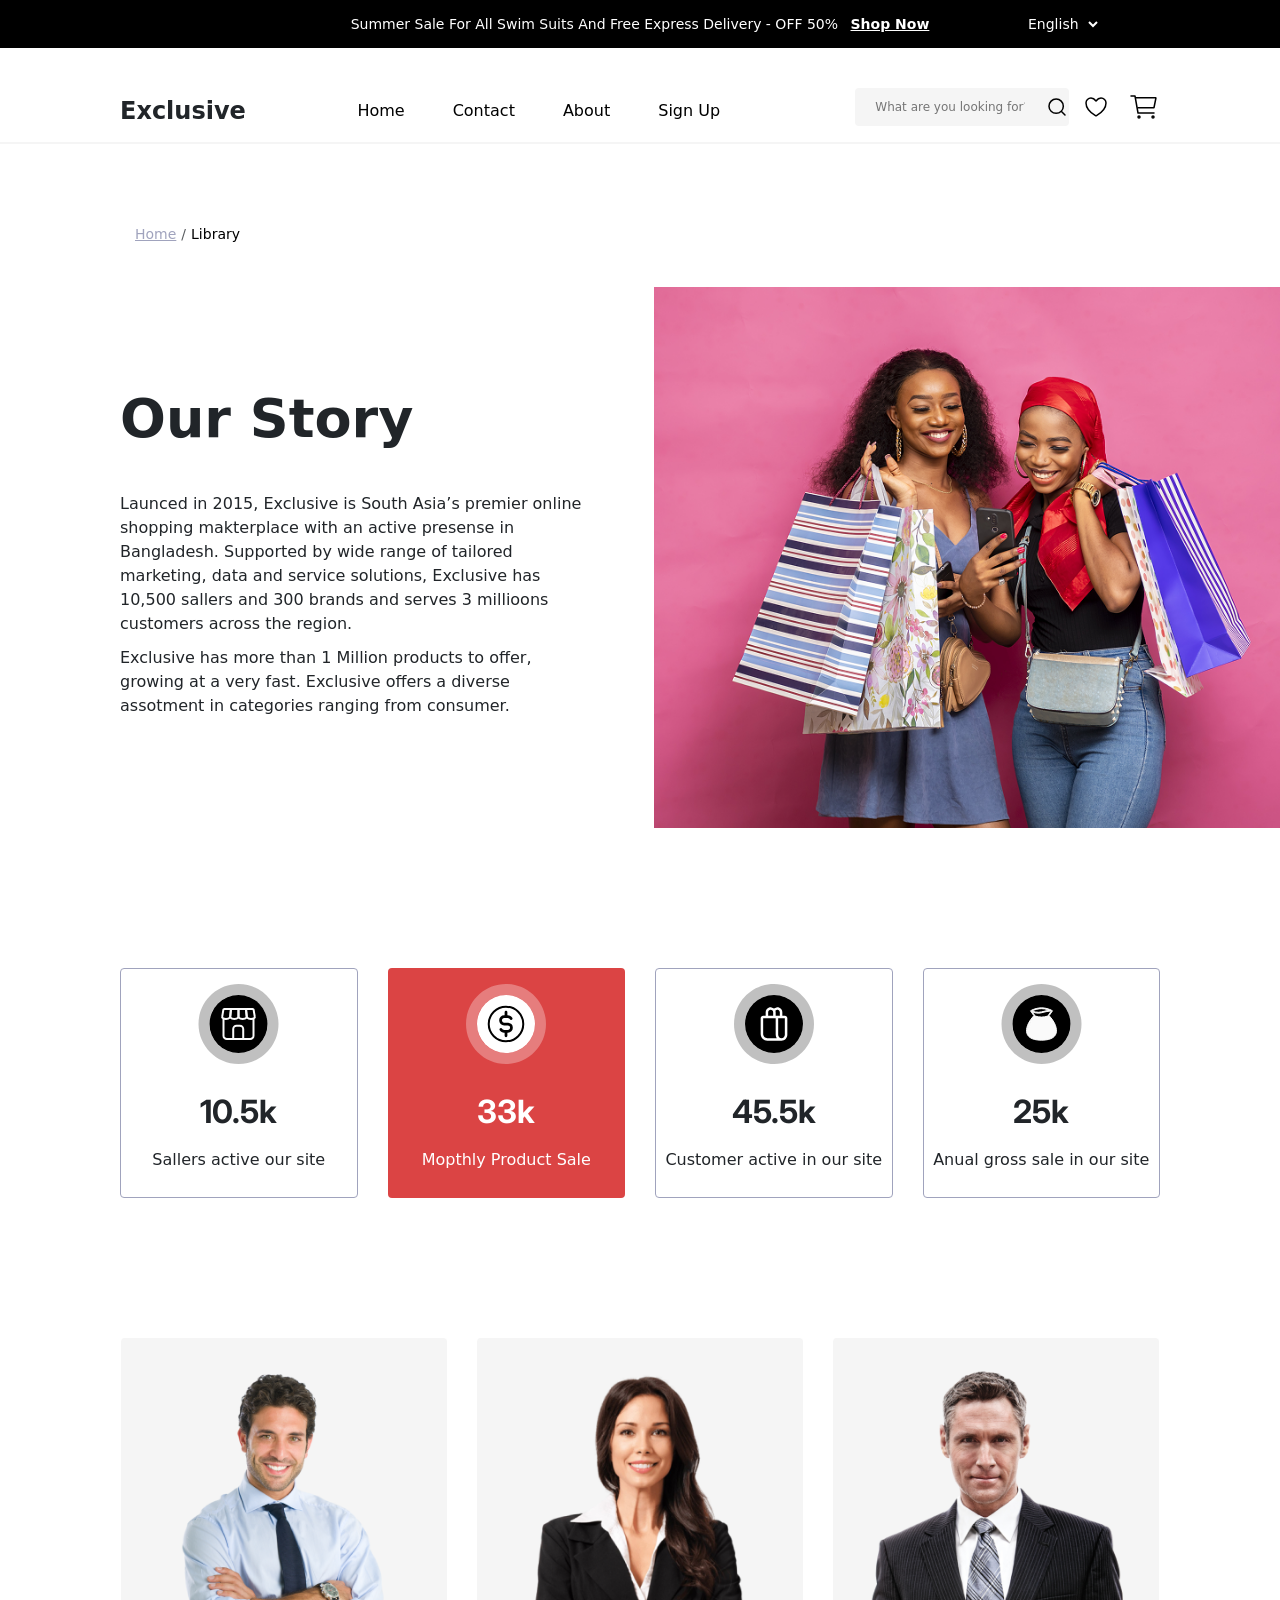
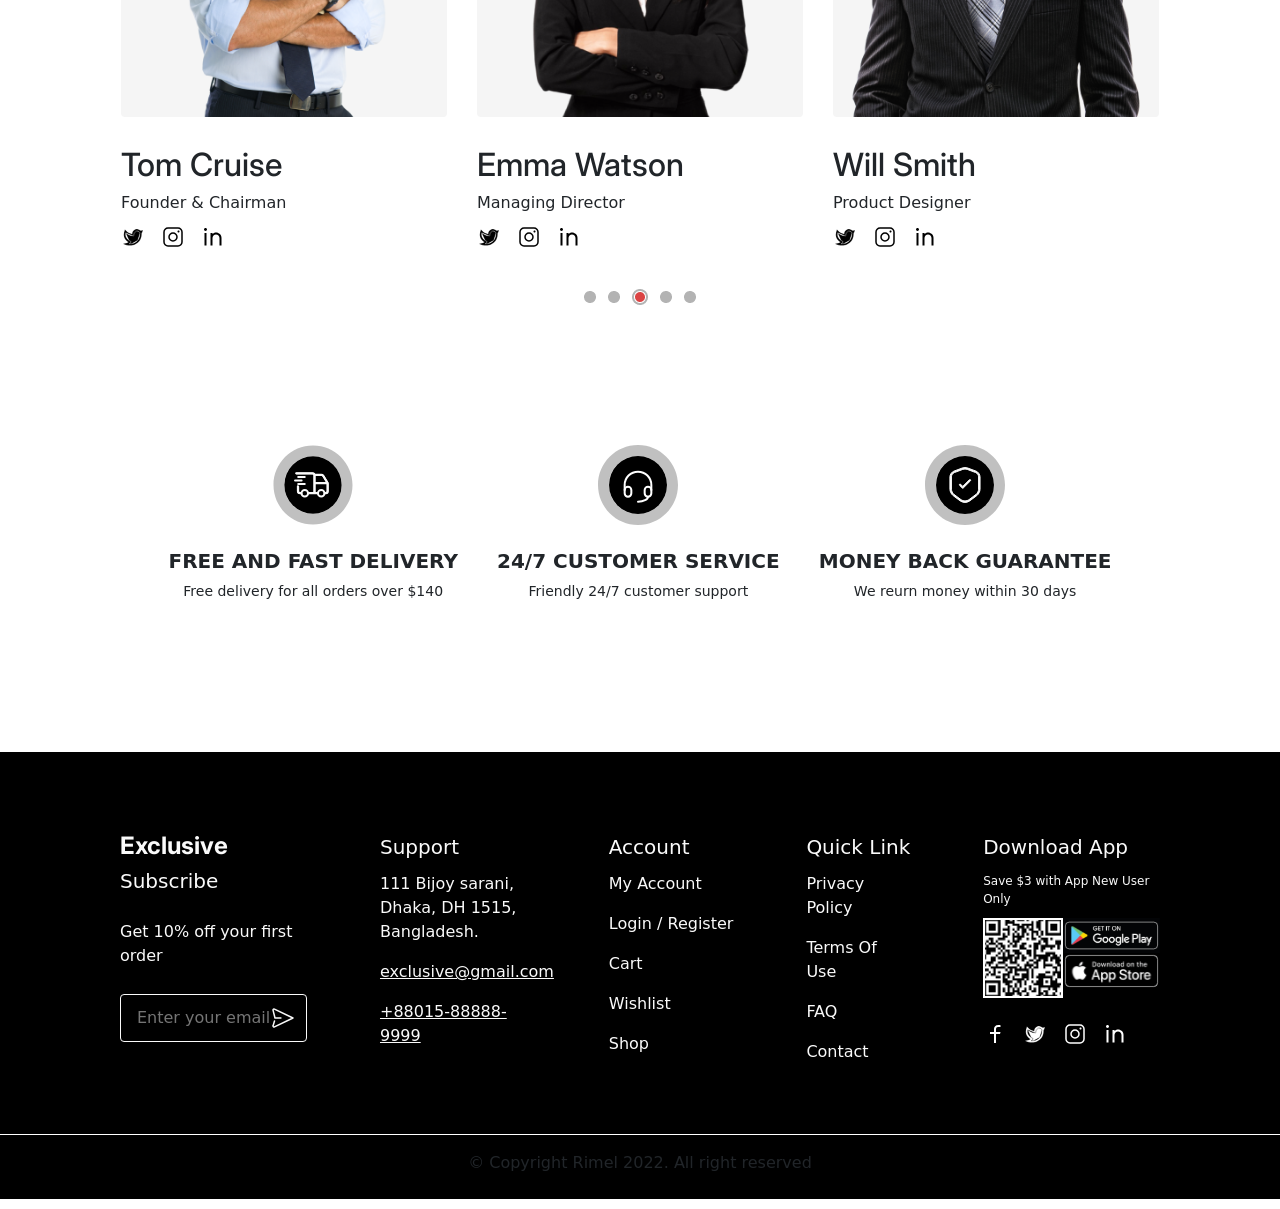
<file: about.html>
<!DOCTYPE html>
<html lang="en">
<head>
  <meta charset="UTF-8">
  <meta name="viewport" content="width=device-width, initial-scale=1.0" />
   <link rel="stylesheet" href="./styles/reset.css">
  <link rel="stylesheet" href="./styles/styles.css">
  <link rel="stylesheet" href="./styles/responsive.css">
   <link href="https://cdn.jsdelivr.net/npm/bootstrap@5.3.3/dist/css/bootstrap.min.css" rel="stylesheet" integrity="sha384-QWTKZyjpPEjISv5WaRU9OFeRpok6YctnYmDr5pNlyT2bRjXh0JMhjY6hW+ALEwIH" crossorigin="anonymous">
    <title>about</title>
</head>
<body>
   <header class="header">
 <div class="header__box">
  <p class="header__text">
    Summer Sale For All Swim Suits And Free Express Delivery - OFF 50% 
    <a href="#shopnow" class="hero__shop-now-link">Shop Now</a>
  </p>
</div>
<div class="dropdown">
    <select id="language-select" class="dropdown-select">
      <option value="english" selected>English</option>
      <option value="french">French</option>
      <option value="spanish">Spanish</option>
      <option value="german">German</option>
      <option value="italian">Italian</option>
    </select>
  </div>
  <div class="header__bottom-box">
   <div class="navbar">
    <p class="navbar-header">Exclusive</p>
     <nav class="navbar__nav" aria-label="navigation-menu">
    <ul class="navbar__list">
      <li><a href="./index.html" class="navbar__link">Home</a></li>
      <li><a href="#contact" class="navbar__link">Contact</a></li>
     <li><a href="./about.html" class="navbar__link">About</a></li>
      <li><a href="#signup" class="navbar__link navbar__link--signup">Sign Up</a></li>
    </ul>
  </nav>
   </div>
   <div class="nav-buttons">
  <div class="nav-buttons__search">
    <input type="text" placeholder="What are you looking for?" class="nav-buttons__search-input">
    <img src="./images/Home/search.svg" class="nav-buttons__search-icon" alt="search-icon" />
  </div>
  <div class="nav-buttons__icons">
   <a href="wishlist.html">
  <img src="./images/Home/Wishlist.svg" class="nav-buttons__wishlist-icon" alt="wishlist-icon" />
</a>
    <img src="./images/Home/basket.svg" class="nav-buttons__basket-icon" alt="basket-icon" />
  </div>
</div>
  </div>
<div class="drop-menu">
 <ul class="navbar__list dropdown-list">
      <li><a href="#home" class="navbar__link dropdown-link">Home</a></li>
      <li><a href="#contact" class="navbar__link dropdown-link">Contact</a></li>
     <li><a href="about.html" class="navbar__link dropdown-link">About</a></li>
      <li><a href="#signup" class="navbar__link navbar__link--signup dropdown-link">Sign Up</a></li>
      <li><a href="wishlist.html">
  <img src="./images/Home/Wishlist.svg" class="nav-buttons__wishlist-icon" alt="wishlist-icon" />
</a></li>
    </ul>
</div>
</header>
  <main>
<!--Used Bootstrap for breadcrumb -->
  <nav aria-label="breadcrumb">
  <ol class="breadcrumb">
    <li class="breadcrumb-item"><a href="index.html" class="navigate-home">Home</a></li>
    <li class="breadcrumb-item active" aria-current="page">Library</li>
  </ol>
</nav>
    <section class="about-section" id="about" >
      <div class="about-section-text">
        <h3>Our Story</h3>
        <p>Launced in 2015, Exclusive is South Asia’s premier online shopping makterplace with an active presense in Bangladesh. Supported by wide range of tailored marketing, data and service solutions, Exclusive has 10,500 sallers and 300 brands and serves 3 millioons customers across the region. </p>
     <p>Exclusive has more than 1 Million products to offer, growing at a very fast. Exclusive offers a diverse assotment in categories ranging  from consumer.</p>
      </div>
      <div class="about-section-image">
        <img src="./images/About/about-hero-img.png" alt="two girls are holding bags" />
      </div>
      </section>
    <section class="about-features-section section">
      <div class="features-box">
        <img src="./images/About/Services-1.svg" alt="service-ixon">
        <p class="features-number">10.5k</p>
        <p class="features-description">Sallers active our site</p>
      </div>
      <div class="features-box sale-box">
        <img src="./images/About/Services-2.svg" alt="service-ixon">
        <p class="features-number">33k</p>
        <p class="features-description">Mopthly Product Sale</p>
      </div>
      <div class="features-box">
        <img src="./images/About/Services-3.svg" alt="service-ixon">
        <p class="features-number">45.5k</p>
        <p class="features-description">Customer active in our site</p>
      </div>
      <div class="features-box">
        <img src="./images/About/Services-4.svg" alt="service-ixon">
        <p class="features-number">25k</p>
        <p class="features-description">Anual gross sale in our site</p>
      </div>
    </section>
    <section class="employees-section section">
      <div class="employees-container">
      <div class="employee-box">
        <img src="./images/About/first-employee.png" alt="Tom-Cruise" class="employee-img" />
        <div class="employee-info">
          <p class="employee-name">Tom Cruise</p>
          <p class="employee-position">Founder &amp; Chairman</p>
          <div class="social-icons">
            <img src="./images/About/Icon-Twitter.svg" alt="Icon-Twitter" />
            <img src="./images/About/icon-instagram.svg" alt="icon-instagram" />
            <img src="./images/About/Icon-Linkedin.svg" alt="Icon-Linkedin.svg" />
          </div>
        </div>
      </div>
        <div class="employee-box">
        <img src="./images/About/second-employee.png" alt="Emma Watson" class="employee-img"  />
        <div class="employee-info">
          <p class="employee-name">Emma Watson</p>
          <p class="employee-position">Managing Director</p>
          <div class="social-icons">
            <img src="./images/About/Icon-Twitter.svg" alt="Icon-Twitter" />
            <img src="./images/About/icon-instagram.svg" alt="icon-instagram" />
            <img src="./images/About/Icon-Linkedin.svg" alt="Icon-Linkedin.svg" />
          </div>
        </div>
      </div>
        <div class="employee-box">
        <img src="./images/About/third-employee.png" alt="Will Smith" class="employee-img"  />
        <div class="employee-info">
          <p class="employee-name">Will Smith</p>
          <p class="employee-position">Product Designer</p>
          <div class="social-icons">
            <img src="./images/About/Icon-Twitter.svg" alt="Icon-Twitter" />
            <img src="./images/About/icon-instagram.svg" alt="icon-instagram" />
            <img src="./images/About/Icon-Linkedin.svg" alt="Icon-Linkedin.svg" />
          </div>
        </div>
      </div>
      </div>
<img src="./images/About/buttons.png" alt="buttons-icons" class="buttons-icons" />
    </section>
   <section class="service-features">
    <div class="service-box">
  <img src="./images/Home/Services.svg" alt="car-icon" class="service-box__icon"/>
  <div class="service-box__text">
    <h4 class="service-box__title">FREE AND FAST DELIVERY</h4>
    <p class="service-box__description">Free delivery for all orders over $140</p>
  </div>
</div>
<div class="service-box">
  <img src="./images/Home/support.svg" alt="car-icon" class="service-box__icon"/>
  <div class="service-box__text">
    <h4 class="service-box__title">24/7 CUSTOMER SERVICE</h4>
    <p class="service-box__description">Friendly 24/7 customer support</p>
  </div>
</div>
<div class="service-box">
  <img src="./images/Home/guaranty-icon.svg" alt="car-icon" class="service-box__icon"/>
  <div class="service-box__text">
    <h4 class="service-box__title">MONEY BACK GUARANTEE</h4>
    <p class="service-box__description">We reurn money within 30 days</p>
  </div>
</div>
  </section>
  </main>
    <footer class="footer">
    <div class="footer-top-container">
<div class="subscribe-box footer-column">
  <h6>Exclusive</h6>
  <p class="subscribe">Subscribe</p>
  <p class="discount">Get 10% off your first order</p>
  <div class="input-container">
  <input type="email" placeholder="Enter your email" class="input-with-icon">
  <img src="./images/Home/icon-send.svg" alt="arrow-icon" class="input-icon">
</div>
</div>
<div class="support-box footer-column">
  <p class="footer-column-title">Support</p>
     <ul class="account-list">
    <li class="contact-info">111 Bijoy sarani, Dhaka,  DH 1515, Bangladesh.</li>
    <li><a href="mailto:exclusive@gmail.com" target="_blank" class="contact-info">exclusive@gmail.com</a></li>
    <li><a href="tel:+88015-88888-9999" target="_blank" class="contact-info">+88015-88888-9999</a></li>
</ul>
  </div>
<div class="footer-column">
    <p class="footer-column-title">Account</p>
    <ul class="account-list">
    <li>My Account</li>
    <li>Login / Register</li>
    <li>Cart</li>
    <li>Wishlist</li>
    <li>Shop</li>
  </ul>
</div>
<div class="footer-column">
    <p class="footer-column-title">Quick Link</p>
      <ul class="account-list">
    <li>Privacy Policy</li>
    <li>Terms Of Use</li>
    <li>FAQ</li>
    <li>Contact</li>
  </ul>
</div>
<div class="footer-column">
  <div class="account-list">
    <p class="footer-column-title">Download App</p>
    <p class="footer-save">Save $3 with App New User Only</p>
    <div class="apps-container">
      <img src="./images/Home/Qr-Code.svg" alt="qr-code" />
      <div class="apps-box">
        <img src="./images/Home/GooglePlay.svg" alt="app-store" />
        <img src="./images/Home/AppStore.svg" alt="app-store" />
      </div>
    </div>
   <div class="social-icons">
  <a href="https://www.facebook.com" target="_blank">
    <img src="./images/Home/Icon-Facebook.svg" alt="facebook" />
  </a>
  <a href="https://www.twitter.com" target="_blank">
    <img src="./images/Home/Icon-Twitter.svg" alt="twitter" />
  </a>
  <a href="https://www.instagram.com" target="_blank">
    <img src="./images/Home/icon-instagram.svg" alt="instagram" />
  </a>
  <a href="https://www.linkedin.com" target="_blank">
    <img src="./images/Home/Icon-Linkedin.svg" alt="linkedin" />
  </a>
</div>
  </div>
</div>
    </div>
    <div class="footer-bottom-container">
      <p>&copy; Copyright Rimel 2022. All right reserved</p>
    </div>
  </footer>
   <script src="https://cdn.jsdelivr.net/npm/bootstrap@5.3.3/dist/js/bootstrap.bundle.min.js" integrity="sha384-YvpcrYf0tY3lHB60NNkmXc5s9fDVZLESaAA55NDzOxhy9GkcIdslK1eN7N6jIeHz" crossorigin="anonymous"></script>
</body>
</html>
</file>
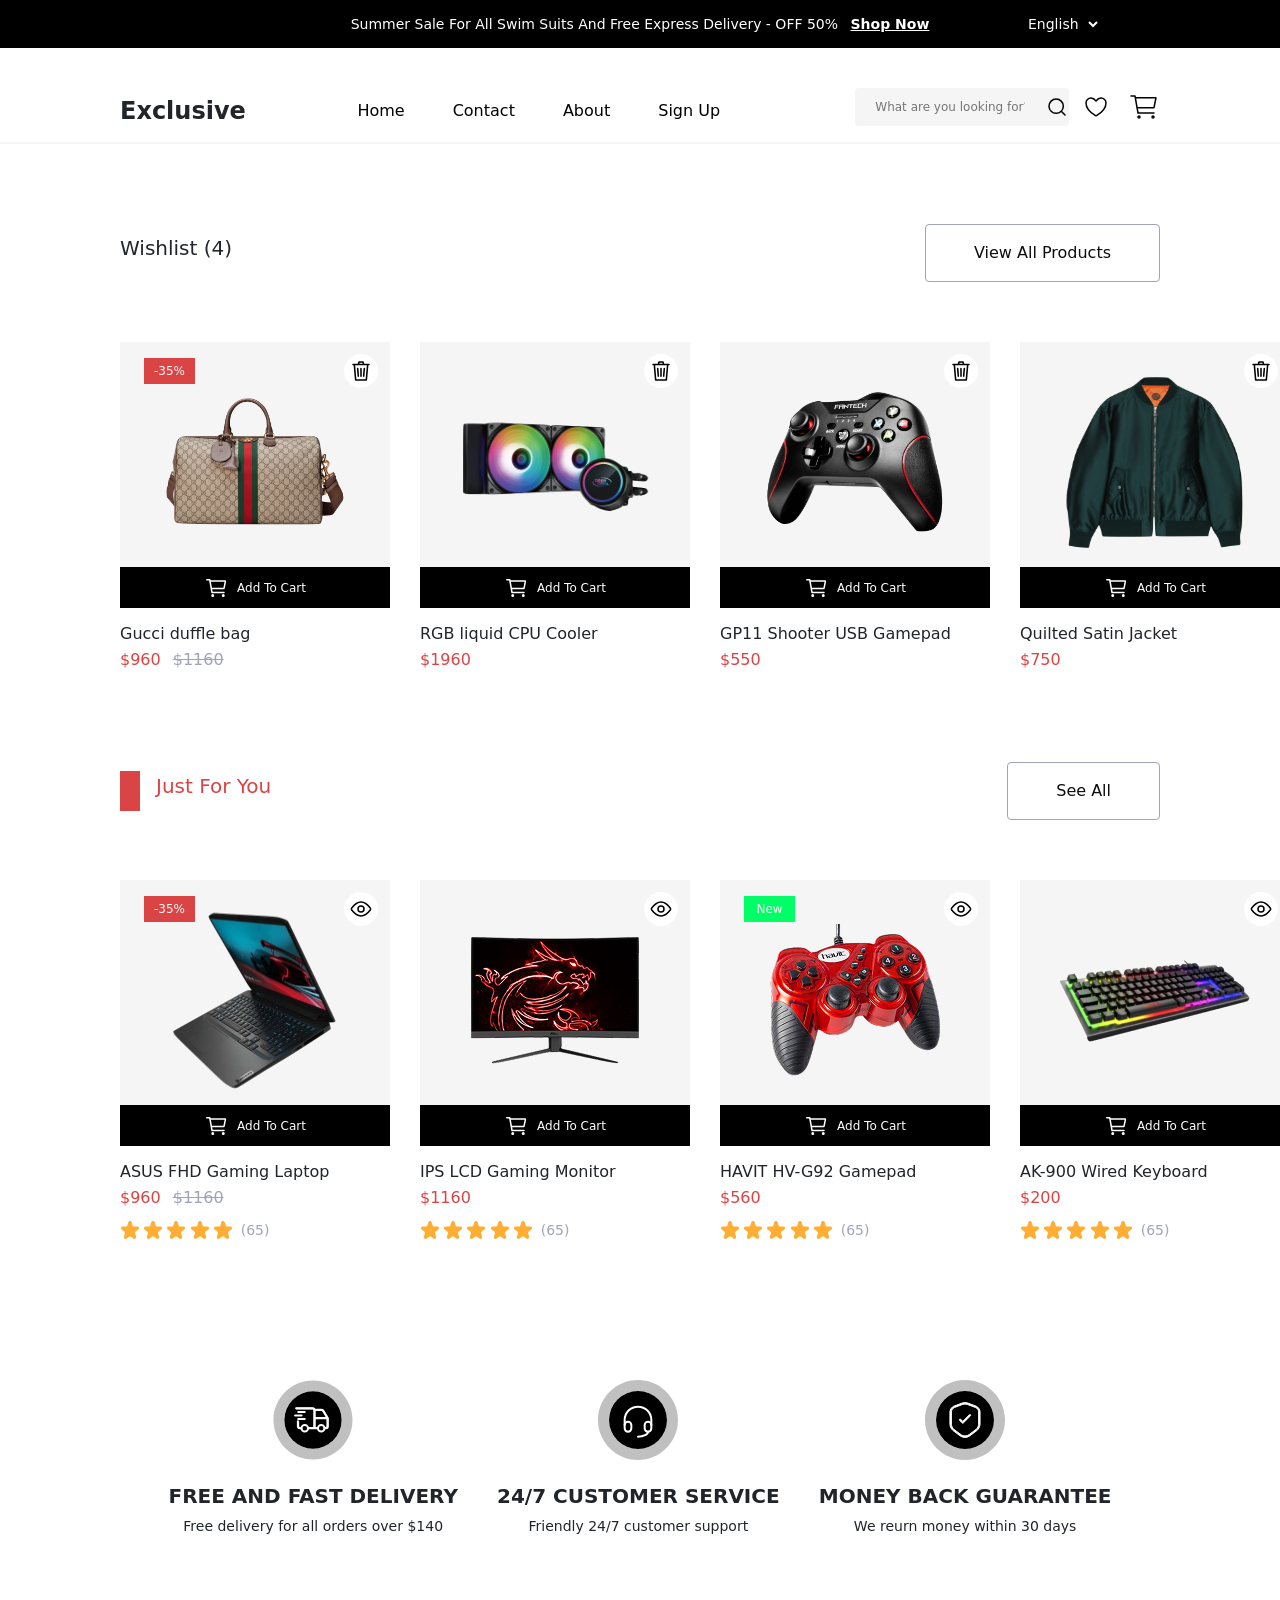
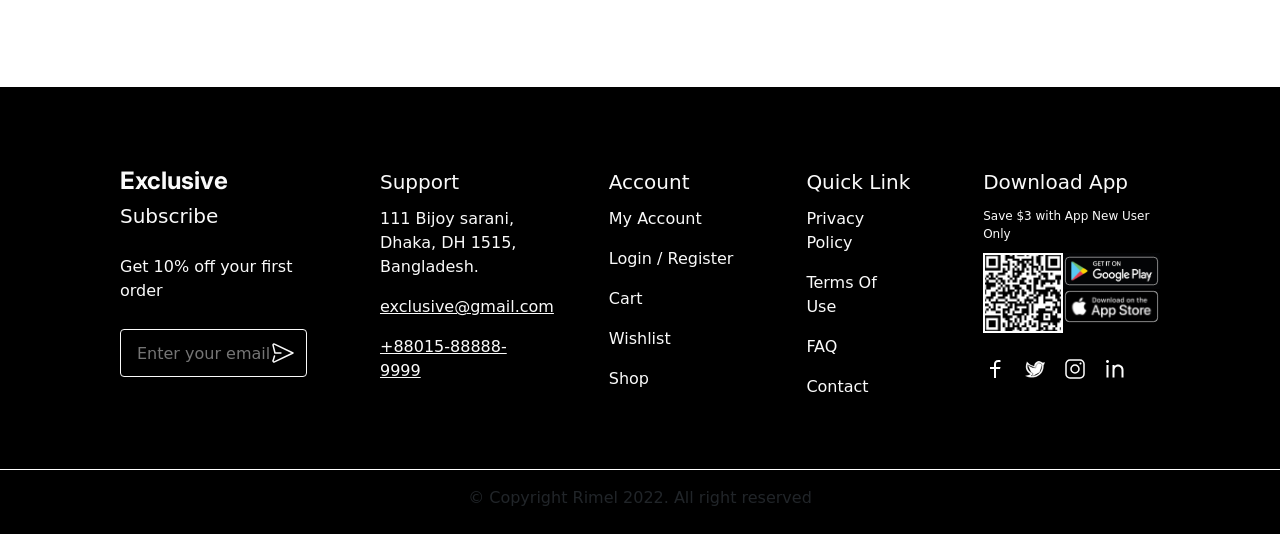
<file: wishlist.html>
<!DOCTYPE html>
<html lang="en">
<head>
  <meta charset="UTF-8">
  <meta name="viewport" content="width=device-width, initial-scale=1.0" />
    <link rel="stylesheet" href="./styles/reset.css">
  <link rel="stylesheet" href="./styles/styles.css">
  <link rel="stylesheet" href="./styles/responsive.css">
   <link href="https://cdn.jsdelivr.net/npm/bootstrap@5.3.3/dist/css/bootstrap.min.css" rel="stylesheet" integrity="sha384-QWTKZyjpPEjISv5WaRU9OFeRpok6YctnYmDr5pNlyT2bRjXh0JMhjY6hW+ALEwIH" crossorigin="anonymous">
    <title>Wishlist</title>
</head>
<body>
 <header class="header">
 <div class="header__box">
  <p class="header__text">
    Summer Sale For All Swim Suits And Free Express Delivery - OFF 50% 
    <a href="#shopnow" class="hero__shop-now-link">Shop Now</a>
  </p>
</div>
<div class="dropdown">
    <select id="language-select" class="dropdown-select">
      <option value="english" selected>English</option>
      <option value="french">French</option>
      <option value="spanish">Spanish</option>
      <option value="german">German</option>
      <option value="italian">Italian</option>
    </select>
  </div>
  <div class="header__bottom-box">
   <div class="navbar">
    <p class="navbar-header">Exclusive</p>
     <nav class="navbar__nav">
    <ul class="navbar__list">
      <li><a href="#home" class="navbar__link">Home</a></li>
      <li><a href="#contact" class="navbar__link">Contact</a></li>
     <li><a href="about.html" class="navbar__link">About</a></li>
      <li><a href="#signup" class="navbar__link navbar__link--signup">Sign Up</a></li>
    </ul>
  </nav>
   </div>
   <div class="nav-buttons">
  <div class="nav-buttons__search">
    <input type="text" placeholder="What are you looking for?" class="nav-buttons__search-input">
    <img src="./images/Home/search.svg" class="nav-buttons__search-icon" alt="search-icon" />
  </div>
  <div class="nav-buttons__icons">
   <a href="wishlist.html">
  <img src="./images/Home/Wishlist.svg" class="nav-buttons__wishlist-icon" alt="wishlist-icon" />
</a>
    <img src="./images/Home/basket.svg" class="nav-buttons__basket-icon" alt="basket-icon" />
  </div>
</div>
  </div>
<div class="drop-menu">
 <ul class="navbar__list dropdown-list">
      <li><a href="./index.html" class="navbar__link dropdown-link">Home</a></li>
      <li><a href="#contact" class="navbar__link dropdown-link">Contact</a></li>
     <li><a href="about.html" class="navbar__link dropdown-link">About</a></li>
      <li><a href="#signup" class="navbar__link navbar__link--signup dropdown-link">Sign Up</a></li>
      <li><a href="./wishlist.html">
  <img src="./images/Home/Wishlist.svg" class="nav-buttons__wishlist-icon" alt="wishlist-icon" />
</a></li>
    </ul>
</div>
</header>
<main>
  <section class="wishlist-section section">
    <div class="wishlist-header">
      <p>Wishlist (4)</p>
      <button type="button" class="wishlist-button">View All Products</button>
    </div>
    <div class="wishlist-items">
<div class="wishlist-card">
  <div class="wishlist-images">
  <p class="card-label red-label">-35%</p>
    <img src="./images/Wishlist/trash-icon.svg" alt="delete-icon" class="delete-icon">
      <img src="./images/Home/bag.svg" alt="bag" class="wishlist-img"/>
      </div>
    <div class="wishlist-card-button">
      <img src="./images/Wishlist/basket.svg" alt="basket icon" />
      <p>Add To Cart</p>
    </div>

  <div class="card-text">
    <h5 class="product-name">Gucci duffle bag</h5>
    <div class="product-prices">
      <p class="current-price">$960</p>
      <p class="old-price">$1160</p>
    </div>
  </div>
</div>
<div class="wishlist-card">
  <div class="wishlist-images">
    <img src="./images/Wishlist/trash-icon.svg" alt="delete-icon" class="delete-icon">
      <img src="./images/Home/cooler.svg" alt="cooler" class="wishlist-img" />
    </div>
    <div class="wishlist-card-button">
      <img src="./images/Wishlist/basket.svg" alt="basket icon" />
      <p>Add To Cart</p>
    </div>
  
  <div class="card-text">
    <h5 class="product-name">RGB liquid CPU Cooler</h5>
    <div class="product-prices">
      <p class="current-price">$1960</p>
    </div>
  </div>
</div>
<div class="wishlist-card">
  <div class="wishlist-images">
    <img src="./images/Wishlist/trash-icon.svg" alt="delete-icon" class="delete-icon">
      <img src="./images/Home/game-shooter.svg" alt="gameshooter"  class="wishlist-img"/>
      </div>
    <div class="wishlist-card-button">
      <img src="./images/Wishlist/basket.svg" alt="basket icon" />
      <p>Add To Cart</p>
    </div>
  <div class="card-text">
    <h5 class="product-name">GP11 Shooter USB Gamepad</h5>
    <div class="product-prices">
      <p class="current-price">$550</p>
    </div>
  </div>
</div>
<div class="wishlist-card">
   <div class="wishlist-images">
    <img src="./images/Wishlist/trash-icon.svg" alt="delete-icon" class="delete-icon">
      <img src="./images/Home/jacket.svg" alt="jacket"  class="wishlist-img"/>
      </div>
    <div class="wishlist-card-button">
      <img src="./images/Wishlist/basket.svg" alt="basket icon" />
      <p>Add To Cart</p>
    </div>
  <div class="card-text">
    <h5 class="product-name">Quilted Satin Jacket</h5>
    <div class="product-prices">
      <p class="current-price">$750</p>
    </div>
  </div>
</div>
</div>
 <div class="wishlist-header for-you-elements" >
  <div class="section-title-elements">
      <div class="title-element-box">
      </div>
      <p>Just For You</p>
      </div>
      <button type="button" class="wishlist-button">See All</button>
      </div>
    <div class="wishlist-items">
        <div class="wishlist-card">
            <div class="wishlist-images">
<img src="./images/Home/eye.svg" alt="delete-icon" class="card-icons">
<p class="card-label red-label">-35%</p>
      <img src="./images/Home/asus-computer.svg" alt="asus-computer" class="wishlist-img"/>
      </div>
    <div class="wishlist-card-button">
      <img src="./images/Wishlist/basket.svg" alt="basket icon" />
      <p>Add To Cart</p>
    </div>
  <div class="card-text">
    <h5 class="product-name">ASUS FHD Gaming Laptop</h5>
    <div class="product-prices">
      <p class="current-price">$960</p>
      <p class="old-price">$1160</p>
    </div>
<div class="rating-box">
          <div class="rating-stars">
          <img src="./images/Home/orange-star.svg" alt="orange-star" />
           <img src="./images/Home/orange-star.svg" alt="orange-star" />
            <img src="./images/Home/orange-star.svg" alt="orange-star" />
             <img src="./images/Home/orange-star.svg" alt="orange-star" />
              <img src="./images/Home/orange-star.svg" alt="orange-star" />
             </div>
             <div class="rating-num">
              <p>(65)</p>
             </div>
        </div>
  </div>
</div>

   <div class="wishlist-card">
      <div class="wishlist-images">
<img src="./images/Home/eye.svg" alt="delete-icon" class="card-icons">
      <img src="./images/Wishlist/tv.png" alt="tv" class="wishlist-img" />
      </div>
    <div class="wishlist-card-button">
      <img src="./images/Wishlist/basket.svg" alt="basket icon" />
      <p>Add To Cart</p>
    </div>
  <div class="card-text">
    <h5 class="product-name">IPS LCD Gaming Monitor</h5>
    <div class="product-prices">
      <p class="current-price">$1160</p>
    </div>
    <div class="rating-box">
          <div class="rating-stars">
          <img src="./images/Home/orange-star.svg" alt="orange-star" />
           <img src="./images/Home/orange-star.svg" alt="orange-star" />
            <img src="./images/Home/orange-star.svg" alt="orange-star" />
             <img src="./images/Home/orange-star.svg" alt="orange-star" />
              <img src="./images/Home/orange-star.svg" alt="orange-star" />
             </div>
             <div class="rating-num">
              <p>(65)</p>
             </div>
        </div>
  </div>
</div>

   <div class="wishlist-card">
    <div class="wishlist-images">
   <img src="./images/Home/eye.svg" alt="delete-icon" class="card-icons">
   <p class="card-label green-label">New</p>
      <img src="./images/Home/Gaming.png" alt="gamepad" class="wishlist-img"/>
    </div>
    <div class="wishlist-card-button">
      <img src="./images/Wishlist/basket.svg" alt="basket icon" />
      <p>Add To Cart</p>
    </div>
  <div class="card-text">
    <h5 class="product-name">HAVIT HV-G92 Gamepad</h5>
    <div class="product-prices">
      <p class="current-price">$560</p>
    </div>
    <div class="rating-box">
          <div class="rating-stars">
          <img src="./images/Home/orange-star.svg" alt="orange-star" />
           <img src="./images/Home/orange-star.svg" alt="orange-star" />
            <img src="./images/Home/orange-star.svg" alt="orange-star" />
             <img src="./images/Home/orange-star.svg" alt="orange-star" />
              <img src="./images/Home/orange-star.svg" alt="orange-star" />
             </div>
             <div class="rating-num">
              <p>(65)</p>
             </div>
        </div>
  </div>
</div>
<div class="wishlist-card">
  <div class="wishlist-images">
    <img src="./images/Home/eye.svg" alt="eye-icon" class="card-icons">
      <img src="./images/Home/keyboard.png" alt="keyboard" class="wishlist-img" />
      </div>
    <div class="wishlist-card-button">
      <img src="./images/Wishlist/basket.svg" alt="basket icon" />
      <p>Add To Cart</p>
    </div>
  <div class="card-text">
    <h5 class="product-name">AK-900 Wired Keyboard</h5>
    <div class="product-prices">
      <p class="current-price">$200</p>
    </div>
    <div class="rating-box">
          <div class="rating-stars">
          <img src="./images/Home/orange-star.svg" alt="orange-star" />
           <img src="./images/Home/orange-star.svg" alt="orange-star" />
            <img src="./images/Home/orange-star.svg" alt="orange-star" />
             <img src="./images/Home/orange-star.svg" alt="orange-star" />
              <img src="./images/Home/orange-star.svg" alt="orange-star" />
             </div>
             <div class="rating-num">
              <p>(65)</p>
             </div>
        </div>
  </div>
</div>
</div>
  </section>
   <section class="service-features">
    <div class="service-box">
  <img src="./images/Home/Services.svg" alt="car-icon" class="service-box__icon"/>
  <div class="service-box__text">
    <h4 class="service-box__title">FREE AND FAST DELIVERY</h4>
    <p class="service-box__description">Free delivery for all orders over $140</p>
  </div>
</div>
<div class="service-box">
  <img src="./images/Home/support.svg" alt="car-icon" class="service-box__icon"/>
  <div class="service-box__text">
    <h4 class="service-box__title">24/7 CUSTOMER SERVICE</h4>
    <p class="service-box__description">Friendly 24/7 customer support</p>
  </div>
</div>
<div class="service-box">
  <img src="./images/Home/guaranty-icon.svg" alt="car-icon" class="service-box__icon"/>
  <div class="service-box__text">
    <h4 class="service-box__title">MONEY BACK GUARANTEE</h4>
    <p class="service-box__description">We reurn money within 30 days</p>
  </div>
</div>
  </section>
</main>
  <footer class="footer">
    <div class="footer-top-container">
<div class="subscribe-box footer-column">
  <h6>Exclusive</h6>
  <p class="subscribe">Subscribe</p>
  <p class="discount">Get 10% off your first order</p>
  <div class="input-container">
  <input type="email" placeholder="Enter your email" class="input-with-icon">
  <img src="./images/Home/icon-send.svg" alt="arrow-icon" class="input-icon">
</div>

</div>
<div class="support-box footer-column">
  <p class="footer-column-title">Support</p>
     <ul class="account-list">
    <li class="contact-info">111 Bijoy sarani, Dhaka,  DH 1515, Bangladesh.</li>
    <li><a href="mailto:exclusive@gmail.com" target="_blank" class="contact-info">exclusive@gmail.com</a></li>
    <li><a href="tel:+88015-88888-9999" target="_blank" class="contact-info">+88015-88888-9999</a></li>
</ul>
  </div>
<div class="footer-column">
    <p class="footer-column-title">Account</p>
    <ul class="account-list">
    <li>My Account</li>
    <li>Login / Register</li>
    <li>Cart</li>
    <li>Wishlist</li>
    <li>Shop</li>
  </ul>
</div>
<div class="footer-column">
    <p class="footer-column-title">Quick Link</p>
      <ul class="account-list">
    <li>Privacy Policy</li>
    <li>Terms Of Use</li>
    <li>FAQ</li>
    <li>Contact</li>
  </ul>
</div>
<div class="footer-column">
  <div class="account-list">
    <p class="footer-column-title">Download App</p>
    <p class="footer-save">Save $3 with App New User Only</p>
    <div class="apps-container">
      <img src="./images/Home/Qr-Code.svg" alt="qr-code" />
      <div class="apps-box">
        <img src="./images/Home/GooglePlay.svg" alt="app-store" />
        <img src="./images/Home/AppStore.svg" alt="app-store" />
      </div>
    </div>
   <div class="social-icons">
  <a href="https://www.facebook.com" target="_blank">
    <img src="./images/Home/Icon-Facebook.svg" alt="facebook" />
  </a>
  <a href="https://www.twitter.com" target="_blank">
    <img src="./images/Home/Icon-Twitter.svg" alt="twitter" />
  </a>
  <a href="https://www.instagram.com" target="_blank">
    <img src="./images/Home/icon-instagram.svg" alt="instagram" />
  </a>
  <a href="https://www.linkedin.com" target="_blank">
    <img src="./images/Home/Icon-Linkedin.svg" alt="linkedin" />
  </a>
</div>

  </div>
</div>
    </div>
    <div class="footer-bottom-container">
      <p>&copy; Copyright Rimel 2022. All right reserved</p>
    </div>
  </footer>
 <script src="https://cdn.jsdelivr.net/npm/bootstrap@5.3.3/dist/js/bootstrap.bundle.min.js" integrity="sha384-YvpcrYf0tY3lHB60NNkmXc5s9fDVZLESaAA55NDzOxhy9GkcIdslK1eN7N6jIeHz" crossorigin="anonymous"></script>
</body>
</html>
</file>
<file: styles/styles.css>
@import url('https://fonts.googleapis.com/css2?family=Poppins:ital,wght@0,100;0,200;0,300;0,400;0,500;0,600;0,700;0,800;0,900;1,100;1,200;1,300;1,400;1,500;1,600;1,700;1,800;1,900&display=swap');
@import url('https://fonts.googleapis.com/css2?family=Inter:ital,opsz,wght@0,14..32,100..900;1,14..32,100..900&display=swap');

* {
  margin: 0;
  padding: 0;
  box-sizing: border-box;
}

html {
  font-size: 62.5%;
}

:root {
  --primary-color: #ffff;
  --color-light: #FAFAFA;
  --secondary-color: #DB4444;
  --color-red: #FB1314;
  --color-hover: #E07575;
  --color-black: #000;
  --color-dark: #0D0D0D;
  --color-grey: #F5F5F5;
  --color-grey-secondary: #A0A3BD;
  --color-green: #00FF66;
  --color-yellow: #EEFF61;
  --border-radius: 4px;
  --small-gap: 8px;
  --font-medium-size: 1.6rem;
  --font-large-size: 2.4rem;
  --medium-space: 1.6rem;
  --large-space: 2.4rem;
  --extra-large-space: 4.8rem;
}

body {
  max-width: 144rem;
  width: 100%;
  font-family: "Poppins", sans-serif;
  margin: 0 auto;
  box-sizing: border-box;
}

.section {
  max-width: 117rem;
  width: 81.25%;
  margin: 0 auto;
}

.button {
  padding: var(--medium-space) var(--extra-large-space);
  font-weight: 500;
  font-size: var(--font-medium-size);
  color: var(--color-light);
  background-color: var(--secondary-color);
  border: none;
  border-radius: var(--border-radius);
  cursor: pointer;
  transition: all 0.3s ease-out;
}

.button:hover {
  filter: brightness(0.85);
}

/*header */
.header {
  width: 100%;
  display: flex;
  flex-direction: column;
  border-bottom: 2px solid var(--color-grey);
  position: relative;
}

.header__box {
  height: 4.8rem;
  display: flex;
  justify-content: center;
  padding-top: 1.2rem;
  font-size: 1.4rem;
  background-color: var(--color-black);
}

.header__box p {
  line-height: 2.1rem;
  color: var(--primary-color);
}

.hero__shop-now-link {
  line-height: 2.4rem;
  font-weight: 600;
  color: var(--primary-color);
  margin-left: 8px;
}

.dropdown-select {
  background-color: var(--color-black);
  border: none;
  color: var(--primary-color);
  display: flex;
  align-items: center;
  position: absolute;
  margin-left: 80%;
  top: -3.6rem;
  height: 2.4rem;
  font-size: 1.4rem;
}

.header__bottom-box {
  width: 81.25%;
  margin: 0 auto;
  display: flex;
  justify-content: space-between;
  padding-top: 4rem;
  padding-bottom: var(--medium-space);
}

.navbar {
  width: 57.7%;
  height: 3.8rem;
}

.navbar-header {
  font-size: 2.4rem;
  font-weight: bold;
}

.navbar__list {
  display: flex;
  gap: var(--extra-large-space);
}

.navbar__link {
  font-size: var(--font-medium-size);
  text-decoration: none;
  color: var(--color-black);
}

.nav-buttons {
  width: 29.3%;
  display: flex;
  align-items: center;
  justify-content: space-between;
}

.nav-buttons__search {
  width: 70%;
  background-color: var(--color-grey);
  border-radius: var(--border-radius);
  position: relative;
  height: 100%;
  padding-left: 2rem;
  padding-right: 1.2rem;
  display: flex;
  align-items: center;
  cursor: pointer;
}

.nav-buttons__search-input {
  height: 2.4rem;
  font-size: 1.2rem;
  border: none;
  background-color: var(--color-grey);
}

.nav-buttons__search-icon {
  position: absolute;
  top: 50%;
  right: 0;
  transform: translateY(-50%);
  width: 2.4rem;
  height: auto;
}

.nav-buttons__icons {
  display: flex;
  gap: var(--medium-space);
}

.drop-menu {
  display: none;
  position: absolute;
  right: 0%;
  width: 70%;
  z-index: 100;
}

/*aside*/
.hero-section {
  width: 79%;
  margin: 0 auto;
  display: grid;
  grid-template-columns: 19% 79%;
  gap: 2%;
  margin-bottom: 10rem;
  margin-top: 4rem;
}

.categories-list {
  display: flex;
  flex-direction: column;
  gap: var(--medium-space);
  font-size: var(--font-medium-size);
  padding: 0;
  width: 100%;
}

.list-group-item {
  display: flex;
  gap: 5.1rem;
  cursor: pointer;
}

.dropdown-icon {
  margin-left: 2rem;
}

.hero-content {
  background-color: var(--color-black);
  display: grid;
  grid-template-columns: 40% 56%;
  gap: 4%;
  position: relative;
}

.hero-text {
  padding-top: 5.8rem;
  padding-left: 6.4rem;
  color: var(--color-light);
  font-size: var(--font-medium-size);
  line-height: 2.4rem;
}

.hero-subtitles {
  display: flex;
  align-items: center;
  gap: var(--large-space);
}

.hero-subtitles p {
  margin: 0;
}

.hero-image img {
  width: 100%;
}

.hero-title h1 {
  font-family: 'Inter', sans-serif;
  font-size: 4.8rem;
  line-height: 6rem;
  font-weight: 600;
  letter-spacing: 4%;
  margin-top: 2rem;
  margin-bottom: 2.2rem;
}

.shopping-link {
  color: var(--color-light);
}

.hero-icons {
  position: absolute;
  left: 39.5%;
  bottom: 1.1rem;
}

/*Flash Sales */
.flash-sales-section {
  display: flex;
  flex-direction: column;
  margin-left: auto;
}

.section-titles {
  display: flex;
  flex-direction: column;
  justify-content: space-between;
}

.flash-sales-header {
  width: 81.25%;
  margin: 0 auto;
  display: grid;
  grid-template-columns: 1fr 1fr;
  margin-bottom: 6rem;
  font-weight: 600;
}

.time-box {
  display: flex;
  flex-direction: column;
}

.time-dots {
  display: flex;
  flex-direction: column;
  gap: var(--small-gap);
  justify-content: center;
}

.dot {
  width: 4px;
  height: 4px;
  border-radius: 50%;
  background-color: var(--color-hover);
}

.flesh-section-title {
  display: flex;
  justify-content: space-between;
  align-items: flex-end;
}

.flesh-section-title h3 {
  font-size: 3.6rem;
  line-height: 4.8rem;
  font-weight: 600;
  font-family: 'Inter';
  margin-top: var(--large-space);
}

.time-box-info {
  display: flex;
  flex-direction: column;
}

.time-set,
.time-box-info-numbers {
  display: flex;
  justify-content: space-between;
}

.time-box-info-numbers {
  gap: 1.7rem;
}

.time-set {
  padding: 0;
  text-align: center;
}

.time-set li {
  font-size: 1.2rem;
  line-height: 1.8rem;
}

.time-box-info-number {
  font-size: 3.2rem;
  font-weight: 700;
  font-family: "Inter", sans-serif;
  letter-spacing: 4%;
  padding: 0;
}

.flesh-sales-cards {
  display: grid;
  grid-template-columns: repeat(5, 27rem);
  gap: 3rem;
  max-width: 131rem;
  margin-left: 13.5rem;
  overflow: hidden;
}

/*categories*/
.categories {
  display: flex;
  flex-direction: column;
  margin-top: 8rem;
  margin-bottom: 7rem;
  border-bottom: 2px solid var(--color-grey);
}

.section-header {
  display: grid;
  grid-template-columns: 1fr 1fr;
  margin-bottom: 6rem;
  font-weight: 600;
  width: 100%;
}

.section-title-elements {
  height: 4rem;
  display: flex;
  align-items: center;
}

.section-title-elements p {
  font-size: var(--font-medium-size);
  color: var(--secondary-color);
}

.title-element-box {
  width: 2rem;
  height: 4rem;
  margin-right: var(--medium-space);
  background-color: var(--secondary-color);
}

.section-title-box h3 {
  font-size: 3.6rem;
  margin-top: 2rem;
}

.section-navigation {
  display: flex;
  gap: var(--small-gap);
  align-items: flex-end;
  justify-content: flex-end;
}

.navigation-button {
  width: 4.6rem;
  height: 4.6rem;
  border-radius: 50%;
  background-color: var(--color-grey);
  display: flex;
  align-items: center;
  justify-content: center;
  cursor: pointer;
  transition: all 0.3s ease;
}

.navigation-button:hover {
  filter: brightness(0.8);
}

.categories__container {
  display: grid;
  grid-template-columns: repeat(6, 1fr);
  gap: 3rem;
  font-weight: 600;
}

.categories__container-box {
  border: 2px solid var(--color-grey);
  padding-top: 2.5rem;
  padding-bottom: 2.5rem;
  display: flex;
  flex-direction: column;
  align-items: center;
  gap: var(--medium-space);
  font-size: var(--font-medium-size);
  margin-bottom: 7rem;
  cursor: pointer;
  transition: all 0.3s ease-out;
  border-radius: var(--border-radius);
}

.categories__container-box:hover {
  transform: scale(1.05);
}

.camera-box {
  background-color: var(--secondary-color);
  color: var(--primary-color);
}

/*Selling Section */
.selling-section {
  margin-bottom: 14rem;
}

.view-button {
  width: 16rem;
}

.products-container {
  display: grid;
  grid-template-columns: repeat(4, 1fr);
  column-gap: 3rem;
  row-gap: 6rem;
}

.product-card {
  border-radius: var(--border-radius);
  position: relative;
  cursor: pointer;
  transition: all 0.3s ease-in;
  display: flex;
  flex-direction: column;
  gap: var(--medium-space);
}

.product-card:hover {
  transform: scale(1.03);
}

.rating-stars img {
  width: 2rem;
  height: 2rem;
}

.card-images {
  background-color: var(--color-grey);
  display: flex;
  justify-content: center;
  align-items: center;
  padding: 3.5rem 4rem;
}

.wishlist-images {
  background-color: var(--color-grey);
  display: flex;
  justify-content: center;
  align-items: center;
  padding: 1.5rem 4rem;
}

.card-icons {
  position: absolute;
  display: flex;
  flex-direction: column;
  gap: var(--small-gap);
  width: 3.4rem;
  top: 1.2rem;
  right: 1.2rem;
}

.card-text {
  display: flex;
  flex-direction: column;
  font-weight: 500;
  margin-top: 1.2rem;
}

.product-name {
  font-size: var(--font-medium-size);
}

.product-prices {
  display: flex;
  gap: 1.2rem;
  font-size: var(--font-medium-size);
}

.current-price {
  color: var(--secondary-color);
}

.old-price {
  color: var(--color-grey-secondary);
  text-decoration: line-through;
}

.rating-box {
  display: flex;
  gap: var(--small-gap);
  height: 2rem;
}

.rating-stars img {
  width: 2rem;
  height: 2rem;
}

.rating-num p {
  font-size: 1.4rem;
  color: var(--color-grey-secondary);
}

/*music-section*/
.music-section {
  background-color: var(--color-black);
  padding: 6.9rem 4.4rem 6.9rem 5.6rem;
  display: flex;
  gap: 2.7rem;
}

.music-box-content {
  display: flex;
  flex-direction: column;
  gap: 3.2rem;
  width: 41.5%;
}

.music-box-content h3 {
  color: var(--color-light);
  font-family: 'Inter', sans-serif;
  font-size: 4.8rem;
  line-height: 6rem;
}

.music-box-content p {
  color: var(--color-green);
  font-size: var(--font-medium-size);
  line-height: 2rem;
  font-weight: 600;
}

.time-container {
  display: flex;
  gap: var(--large-space);
}

.music-box-image {
  width: 56%;
}

.music-box-image img {
  width: 100%;
}

.green-button {
  width: 17.1rem;
  background-color: var(--color-green);
}

/*our-products-section */
.our-products-section {
  margin-top: 7.1rem;
  margin-bottom: 14rem;
  display: flex;
  flex-direction: column;
  align-items: center;
}

.card-info {
  display: flex;
  height: 2.4rem;
  font-size: var(--font-medium-size);
  gap: var(--small-gap);
}

.product-rating-number {
  color: var(--color-grey-secondary);
}

.camera-card {
  padding-bottom: 0;
  position: relative;
}

.card-button {
  width: 100%;
  height: 4.1rem;
  font-size: var(--font-medium-size);
  font-weight: 500;
  color: var(--primary-color);
  position: absolute;
  bottom: 8.5rem;
  background-color: var(--color-black);
  cursor: pointer;
}

.black-button {
  top: 20rem;
}

.card-label {
  background-color: var(--color-green);
  width: 5.1rem;
  height: 2.6rem;
  font-size: 1.2rem;
  color: var(--color-light);
  position: absolute;
  top: var(--medium-space);
  left: var(--large-space);
  display: flex;
  align-items: center;
  justify-content: center;
}

.red-label {
  background-color: var(--secondary-color);
}

.products-button {
  max-width: 23.4rem;
  margin-top: 7.6rem;
}

.card-circles {
  margin-top: 0.8rem;
  display: flex;
  align-items: center;
  gap: var(--small-gap);
}

.circle {
  width: 2rem;
  height: 2rem;
  border-radius: 50%;
}

.red-circle {
  background-color: var(--secondary-color);
}

.primary-red-circle {
  background-color: var(--color-red);
  border: 2px solid var(--color-black);
}

.black-circle {
  background-color: var(--color-black);
}

.yellow-circle {
  background-color: var(--color-yellow);
  border: 2px solid var(--color-black);
}

/*new-arrivals */
.new-arrivals-container {
  display: grid;
  grid-template-columns: repeat(4, 1fr);
  grid-template-rows: repeat(2, 1fr);
  gap: 3rem;
}

.first-image {
  grid-column: 1 / 3;
  grid-row: 1 / 3;
  background-color: var(--color-black);
  position: relative;
}

.first-image img {
  width: 100%;
}

.second-image {
  grid-column: span 2 / span 4;
  grid-column-start: 3;
  position: relative;
  background-color: var(--color-dark);
}

.third-image {
  grid-column-start: 3;
  grid-row-start: 2;
  background-color: var(--color-black);
  padding: 3rem;
  position: relative;
}

.fourth-image {
  grid-column: span 3 / span 4;
  grid-row-start: 2;
  padding: 3rem;
  background-color: var(--color-black);
  position: relative;
}

.arrival-image {
  display: flex;
  justify-content: center;
  align-items: center;
}

.image-text {
  position: absolute;
  max-width: 24.2rem;
  left: var(--large-space);
  bottom: var(--large-space);
  display: flex;
  flex-direction: column;
  color: var(--color-light);
}

.image-text h5 {
  font-size: 2.4rem;
  letter-spacing: 3%;
  font-weight: 600;
  font-family: 'Inter', sans-serif;
}

.image-text p {
  font-size: 1.4rem;
  line-height: 2.1rem;
  font-family: 'Inter', sans-serif;
}

.image-text a {
  color: var(--primary-color);
  font-size: var(--font-medium-size);
  line-height: 2.4rem;
  font-weight: 500;
}

/*service features */
.service-features {
  max-width: 94.3rem;
  width: 90%;
  display: flex;
  justify-content: space-between;
  margin: 0 auto;
  margin-top: 14rem;
}

.service-box {
  display: flex;
  flex-direction: column;
  align-items: center;
  gap: 2.4rem;
}

.service-box img {
  width: 8rem;
  height: 8rem;
}

.service-box__title {
  font-size: 2rem;
  font-weight: 600;
  margin-bottom: 0.8rem;
}

.service-box__description {
  font-size: 1.4rem;
  line-height: 2.1rem;
  text-align: center;
}

.service-button {
  margin-top: 6.2rem;
  position: absolute;
  right: 8.9rem;
  margin-bottom: 3.2rem;
}

.navigation-button img {
  width: 2.4rem;
  height: 2.4rem;
}

/*About Section Nav */
.breadcrumb {
  margin-top: 8rem !important;
  margin-bottom: 4.2rem !important;
  padding-left: 13.5rem !important;
}

.dropdown-list {
  gap: 1.6rem;
}

.breadcrumb-item {
  font-size: 1.4rem;
}

.navigate-home {
  color: var(--color-grey-secondary) !important;
}

.breadcrumb-item.active {
  color: var(--color-black) !important;
}

.path__list {
  display: flex;
  gap:
}

/*About Section */
.about-section {
  width: 90.625%;
  display: grid;
  grid-template-columns: 40% 54%;
  justify-items: end;
  margin-left: auto;
  gap: 6%;
  margin-bottom: 14rem;
}

.about-section-text {
  display: flex;
  flex-direction: column;
  justify-content: center;
}

.about-section-text h3 {
  font-size: 5.4rem;
  font-weight: 600;
  margin-bottom: 4rem;

}

.about-section-text p {
  font-size: var(--font-medium-size);
  line-height: 2.4rem;
}

.about-section-image img {
  width: 100%;
  height: auto;
  object-fit: cover;
}

/*about-features-section */
.about-features-section {
  display: grid;
  grid-template-columns: repeat(4, 1fr);
  gap: 3rem;
}

.features-box {
  border: 1px solid var(--color-grey-secondary);
  border-radius: var(--border-radius);
  display: flex;
  flex-direction: column;
  align-items: center;
  justify-content: center;
  height: 23rem;
  transition: transform 0.3s ease;
}

.features-box:hover {
  cursor: pointer;
  transform: translateY(-5px);

}

.features-description {
  font-size: var(--font-medium-size);
}

.features-number {
  margin-top: var(--large-space);
  margin-bottom: 1.2rem;
  font-size: 3.2rem;
  font-weight: bold;
  letter-spacing: 4%;
  font-family: "Inter", sans-serif;
}

.sale-box {
  background-color: var(--secondary-color);
  color: var(--primary-color);
  border: none;
}

/*employee-box*/
.employees-section {
  margin-bottom: 14rem;
  margin-top: 14rem;
  display: flex;
  flex-direction: column;
  align-items: center;
}

.employees-container {
  display: grid;
  grid-template-columns: repeat(3, 1fr);
  gap: 3rem;
}

.employee-box {
  display: flex;
  flex-direction: column;
  gap: 3.2rem;
  cursor: pointer;
  transition: all 0.3s ease;
}

.employee-img {
  max-width: 32.6rem;
  width: 100%;
}

.employee-box:hover {
  transform: scale(1.03)
}

.employee-name {
  font-family: "Inter", sans-serif;
  font-weight: 500;
  font-size: 3.2rem;
  letter-spacing: 4%;
  line-height: 3.2rem;
}

.employee-position {
  font-size: var(--font-medium-size);
  line-height: 2.4rem;
}

.buttons-icons {
  margin-top: 4rem;
}

.social-icons {
  display: flex;
  gap: var(--medium-space);
}

/*Wishlist Section*/
.wishlist-section {
  margin-top: 8rem;
}

.wishlist-header {
  display: flex;
  justify-content: space-between;
  align-items: center;
  width: 100%;
  margin-bottom: 6rem;
}

.for-you-elements {
  margin-top: 8rem;
}

.wishlist-header p {
  font-size: 2rem;
  line-height: 2.6rem;
}

.wishlist-button {
  padding: var(--medium-space) var(--extra-large-space);
  font-size: var(--font-medium-size);
  border: 1px solid var(--color-grey-secondary);
  color: var(--color-dark);
  border-radius: var(--border-radius);
  background-color: transparent;
  transition: all 0.3s ease-out;
}

.wishlist-button:hover {
  background-color: var(--secondary-color);
}

.wishlist-items {
  display: grid;
  grid-template-columns: repeat(4, 1fr);
  gap: 3rem;
}

.wishlist-card {
  position: relative;
  transition: all 0.3s ease-out;
}

.wishlist-card:hover {
  transform: scale(1.03);
}

.delete-icon {
  position: absolute;
  top: 1.2rem;
  right: 1.2rem;
}

.wishlist-card-button {
  width: 100%;
  background-color: var(--color-black);
  font-size: 1.2rem;
  gap: var(--small-gap);
  display: flex;
  align-items: center;
  justify-content: center;
  height: 4.1rem;
  margin-bottom: var(--medium-space);
}


.wishlist-card-button p {
  color: var(--primary-color);
  font-size: 1.2rem;
  margin: 0;
}

.wishlist-img {
  margin-top: 1.5rem;
}

/*Footer*/
.footer {
  background-color: var(--color-black);
  width: 100%;
  margin-top: 14rem;
}

.footer-top-container {
  max-width: 117rem;
  padding-top: 8rem;
  padding-bottom: 6rem;
  width: 81.25%;
  margin: 0 auto;
  display: grid;
  grid-template-columns: 18% 15% 12% 10% 17%;
  gap: 7%;
}

.footer-column {
  display: flex;
  flex-direction: column;
  color: var(--color-light);
}

.subscribe-box h6 {
  font-size: 2.4rem;
  font-weight: 700;
  letter-spacing: 3%;
  font-family: "Inter", sans-serif;
}

.subscribe {
  font-size: 2rem;
  font-weight: 500;
  margin-bottom: var(--large-space);
}

.discount {
  font-size: var(--font-medium-size);
}

.input-container {
  position: relative;
  width: 100%;
  cursor: pointer;
  margin-top: var(--medium-space);
}

.input-with-icon {
  width: 100%;
  background-color: var(--color-black);
  height: 4.8rem;
  font-size: var(--font-medium-size);
  color: var(--color-light);
  border: 1.5px solid var(--color-light);
  border-radius: var(--border-radius);
  cursor: pointer;
  padding-left: var(--medium-space);
  padding-right: var(--medium-space);
}

.input-with-icon:focus {
  border: 2px solid var(--color-light);
  transform: scaleY(1.03);
}

.input-icon {
  position: absolute;
  right: 1.2rem;
  top: 50%;
  transform: translateY(-50%);
  width: 2.4rem;
  height: auto;
}

.footer-column-title {
  font-size: 2rem;
  font-weight: 500;
}

.footer-column ul {
  display: flex;
  flex-direction: column;
  gap: var(--medium-space);
  text-align: left;
  padding-left: 0;
}

.footer-column ul li {
  font-size: var(--font-medium-size);
  width: 100%;
}

.contact-info {
  font-size: var(--font-medium-size);
  padding: 0;
  color: var(--color-light);
}

.footer-save {
  font-size: 1.2rem;
  line-height: 1.8rem;
  color: var(--color-light);
  font-weight: 500;
}

.apps-container {
  display: grid;
  grid-template-columns: 40% 55%;
  gap: 5%;
  margin-bottom: var(--large-space);
}

.apps-box {
  display: flex;
  flex-direction: column;
}

.social-icons img {
  transition: all 0.3s ease-out;
}

.social-icons img:hover {
  transform: scale(1.1);
  cursor: pointer;
}

.footer-bottom-container {
  border-top: 1px solid var(--primary-color);
}

.footer-bottom-container p {
  font-size: var(--font-medium-size);
  line-height: 2.4rem;
  text-align: center;
  padding-top: var(--medium-space);
  padding-bottom: var(--large-space);
}
</file>
<file: styles/responsive.css>
/*Screen size  768px */
@media (max-width: 1024px) {
  .nav-buttons__search {
    width: 80%;
    padding-left: 0.5rem;
    padding-right: 2rem;
  }

  .section {
    width: 90%
  }

  .hero-section {
    grid-template-columns: 1fr;
    width: 90%;
  }

  .categories-list {
    display: grid;
    grid-template-columns: repeat(5, 1fr);
    gap: 1rem;
  }

  .hero-content {
    display: flex;
    flex-direction: column;
    align-items: center;
    justify-content: center;
  }

  .hero-text {
    margin-bottom: var(--large-space);
    padding-left: 0;
    padding-top: var(--large-space);
  }

  .hero-subtitles {
    justify-content: center;
  }

  .hero-title {
    margin: 0 auto;
    text-align: center;
  }

  .hero-button {
    text-align: center;
  }

  .flash-sales-header {
    grid-template-columns: 1fr;
  }

  .flesh-section-title {
    flex-direction: column;
    align-items: flex-start;
  }

  .section-navigation {
    justify-content: flex-start;
    margin-top: var(--large-space);
  }

  .section-header {
    display: flex;
    justify-content: space-between;
  }

  .flesh-sales-cards {
    grid-template-columns: repeat(3, 1fr);
    margin-left: 0;
    width: 90%;
    margin: 0 auto;
  }

  .music-section {
    padding: 4.4rem;
    flex-direction: column;
    align-items: center;
  }

  .music-box-content {
    width: 100%;
    align-items: center;
  }

  .music-box-content h3 {
    text-align: center;
  }

  .music-box-image {
    width: 100%;
  }

  .our-products-section {
    margin-bottom: 7.1rem;
  }

  .footer-top-container {
    width: 90%;
  }

  .apps-container {
    grid-template-columns: 50% 45%;
  }

  .wishlist-items {
    grid-template-columns: repeat(2, 1fr);
  }
}

/*Screen size  768px */
@media (max-width: 768px) {
  .header {
    background-color: var(--secondary-color);
    padding-top: 1.2rem;
    height: 7.2rem;
    display: flex;
    align-items: center;
    justify-content: center;
  }

  .header__bottom-box,
  .header__box {
    display: none;
  }

  .drop-menu {
    display: block;
    width: 100%;
    padding: 1.2rem;
  }

  .dropdown {
    display: none;
  }

  .dropdown-list {
    display: flex;
    align-items: center;
    justify-content: space-between;
  }

  .dropdown-link {
    font-size: var(--font-medium-size);
    font-weight: 500;
    color: var(--primary-color);
  }

  .categories-list {
    grid-template-columns: repeat(3, 1fr);
    gap: 1rem;
    justify-items: center;
  }

  .flesh-sales-cards {
    grid-template-columns: 1fr 1fr;
  }

  .service-features {
    flex-direction: column;
    margin-top: 7rem;
  }

  .section-header {
    grid-template-columns: 1fr;
  }

  .products-container {
    display: grid;
    grid-template-columns: repeat(2, 1fr);
    gap: 3rem;
  }

  .new-arrivals-container {
    grid-template-columns: 1fr;
    grid-template-rows: auto;
  }

  .first-image,
  .second-image,
  .third-image,
  .fourth-image {
    grid-column: 1;
    grid-row: auto;
  }

  .image-text {
    left: 50%;
    bottom: 40%;
  }

  .footer-top-container {
    grid-template-columns: repeat(3, 1fr);
  }

  .footer-column,
  .footer-column ul {
    text-align: center;
  }

  .about-section {
    width: 90.625%;
    grid-template-columns: 1fr;
    margin: 0 auto;
    gap: 6%;
  }

  .about-section-text {
    text-align: center;
  }

  .about-features-section {
    grid-template-columns: repeat(2, 1fr);
    gap: 3rem;
    margin-top: 10rem;
  }

  .employees-section {
    margin-top: 7rem;
  }

}

@media (max-width: 480px) {
  .dropdown-link {
    font-size: 1.2rem;
  }

  .nav-buttons__wishlist-icon {
    margin-right: 6.4rem;
  }

  .flesh-sales-cards {
    grid-template-columns: 1fr;
  }

  .categories__container {
    grid-template-columns: 1fr 1fr;
  }

  .breadcrumb {
    margin: 0 auto !important;
    padding-left: 2.4rem !important;
    padding-top: 2.4rem !important;
  }

  .employees-container,
  .wishlist-items,
  .products-container {
    grid-template-columns: 1fr;
  }
}
</file>
